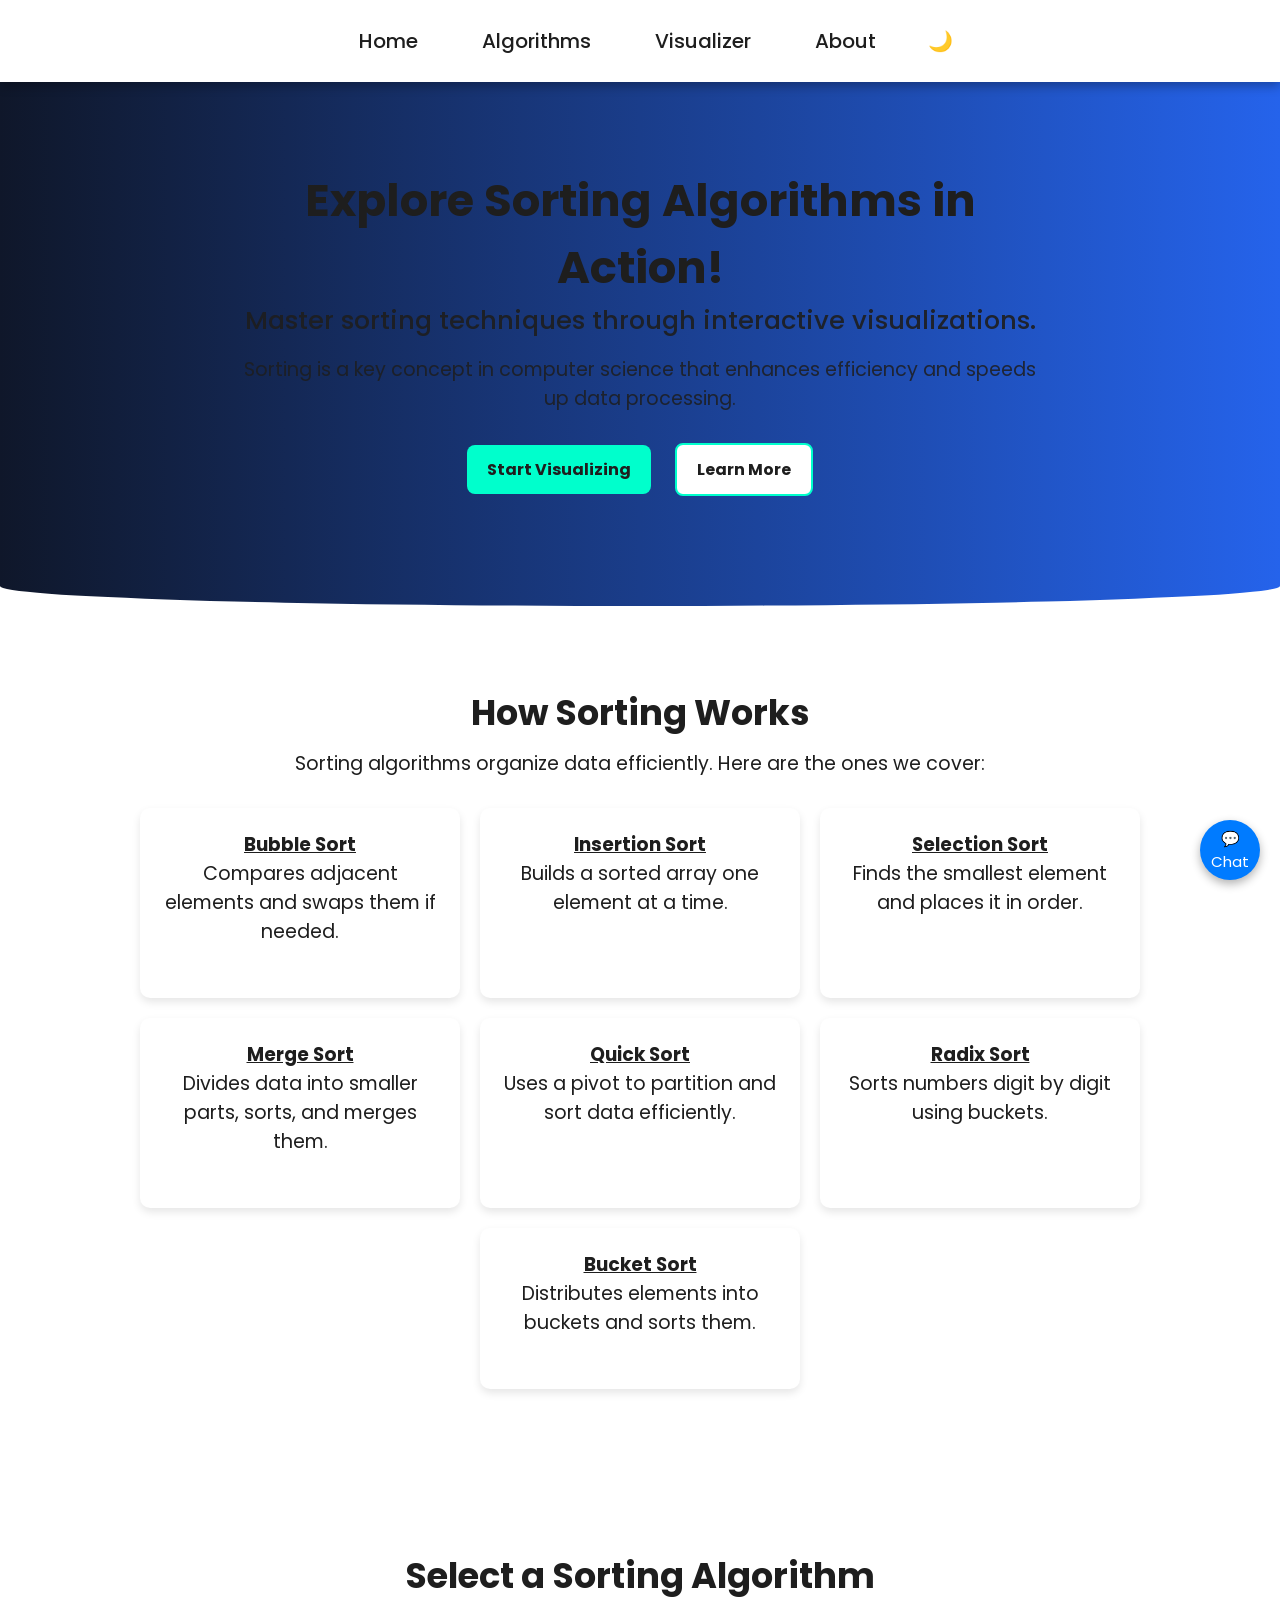
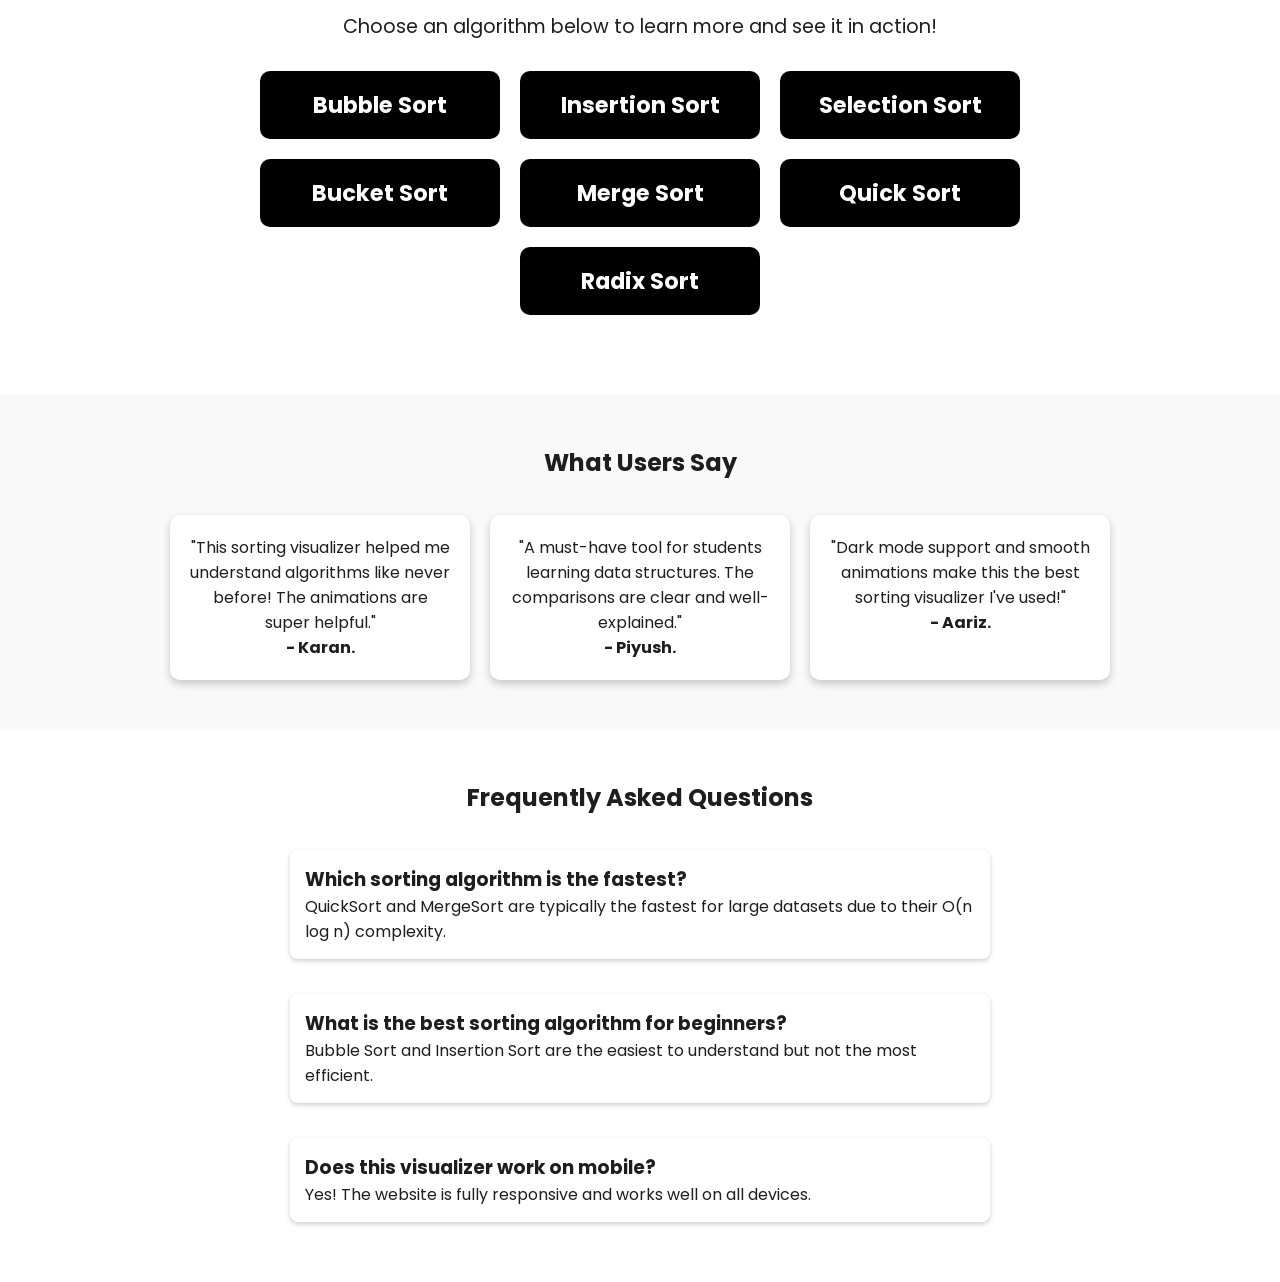
<file: Sorting-Visualizer/index.html>
<!DOCTYPE html>
<html lang="en">
<head>
    <meta charset="UTF-8">
    <meta name="viewport" content="width=device-width, initial-scale=1.0">
    <title>Sorting Visualizer</title>
    <link rel="stylesheet" href="style.css">
    <link href="https://fonts.googleapis.com/css2?family=Poppins:wght@300;400;600&display=swap" rel="stylesheet">
</head>
<body>

    <nav class="menu">
        <a href="index.html">Home</a>
        <a href="algorithms.html">Algorithms</a>
        <a href="visualizer.html">Visualizer</a>
        <a href="about.html">About</a>
        <button id="theme-toggle">🌙</button>
    </nav>
    <section class="hero">
        <div class="hero-content">
            <h1><br>Explore Sorting Algorithms in Action!</h1>
            <h2>Master sorting techniques through interactive visualizations.</h2>
            <p>Sorting is a key concept in computer science that enhances efficiency and speeds up data processing.</p>
            <div class="hero-buttons">
                <a href="visualizer.html" class="btn">Start Visualizing</a>
                <a href="algorithms.html" class="btn secondary-btn">Learn More</a>
            </div>
        </div>
    </section>
    
    <section class="how-it-works">
        <h2>How Sorting Works</h2>
        <p>Sorting algorithms organize data efficiently. Here are the ones we cover:</p>
    
        <div class="algorithms">
            <div class="algo-card"><h3><u>Bubble Sort</u></h3><p>Compares adjacent elements and swaps them if needed.</p></div>
            <div class="algo-card"><h3><u>Insertion Sort</u></h3><p>Builds a sorted array one element at a time.</p></div>
            <div class="algo-card"><h3><u>Selection Sort</u></h3><p>Finds the smallest element and places it in order.</p></div>
            <div class="algo-card"><h3><u>Merge Sort</u></h3><p>Divides data into smaller parts, sorts, and merges them.</p></div>
            <div class="algo-card"><h3><u>Quick Sort</u></h3><p>Uses a pivot to partition and sort data efficiently.</p></div>
            <div class="algo-card"><h3><u>Radix Sort</u></h3><p>Sorts numbers digit by digit using buckets.</p></div>
            <div class="algo-card"><h3><u>Bucket Sort</u></h3><p>Distributes elements into buckets and sorts them.</p></div>
        </div>
    </section>
    <section class="algorithm-selection">
        <h2>Select a Sorting Algorithm</h2>
        <p>Choose an algorithm below to learn more and see it in action!</p>
    
            <div class="algo-grid">
                <div class="algo-option" onclick="location.href='bubblesort.html'">
                    <h3>Bubble Sort</h3>
                </div>
                <div class="algo-option" onclick="location.href='insertionsort.html'">
                    <h3>Insertion Sort</h3>
                </div>
                <div class="algo-option" onclick="location.href='selectionsort.html'">
                    <h3>Selection Sort</h3>
                </div>
                <div class="algo-option" onclick="location.href='bucketsort.html'" id="bucket">
                    <h3>Bucket Sort</h3>
                </div>
                <div class="algo-option" onclick="location.href='mergesort.html'">
                    <h3>Merge Sort</h3>
                </div>
                <div class="algo-option" onclick="location.href='quicksort.html'">
                    <h3>Quick Sort</h3>
                </div>
                <div class="algo-option" onclick="location.href='radixsort.html'">
                    <h3>Radix Sort</h3>
                </div>
            </div>
    </section>
      
    <!-- User Testimonials Section -->
<section class="testimonials">
    <h2>What Users Say<br><br></h2>
    <div class="testimonial-container">
        <div class="testimonial">
            <p>"This sorting visualizer helped me understand algorithms like never before! The animations are super helpful."</p>
            <h4>- Karan.</h4>
        </div>
        <div class="testimonial">
            <p>"A must-have tool for students learning data structures. The comparisons are clear and well-explained."</p>
            <h4>- Piyush.</h4>
        </div>
        <div class="testimonial">
            <p>"Dark mode support and smooth animations make this the best sorting visualizer I've used!"</p>
            <h4>- Aariz.</h4>
        </div>
    </div>
</section>

<!-- FAQ Section -->
<section class="faq">
    <h2>Frequently Asked Questions<br><br></h2>
    <div class="faq-container">
        <div class="faq-item">
            <h3>Which sorting algorithm is the fastest?</h3>
            <p>QuickSort and MergeSort are typically the fastest for large datasets due to their O(n log n) complexity.</p>
        </div>
        <br>
        <div class="faq-item">
            <h3>What is the best sorting algorithm for beginners?</h3>
            <p>Bubble Sort and Insertion Sort are the easiest to understand but not the most efficient.</p>
        </div>
        <br>
        <div class="faq-item">
            <h3>Does this visualizer work on mobile?</h3>
            <p>Yes! The website is fully responsive and works well on all devices.</p>
        </div>
    </div>
</section>
<!-- Chatbot Button -->
<button id="chatbot-button">💬 Chat</button>

<!-- Chatbot Container (Initially Hidden) -->
<div id="chatbot-container">
    <div id="chatbox">
        <div id="messages"></div>
        <input type="text" id="user-input" placeholder="Ask about sorting..." />
        <br>
        <button id="send-message">Send</button>
    </div>
</div>


<script type="module" src="script.js"></script>

</body>
</html>
</file>
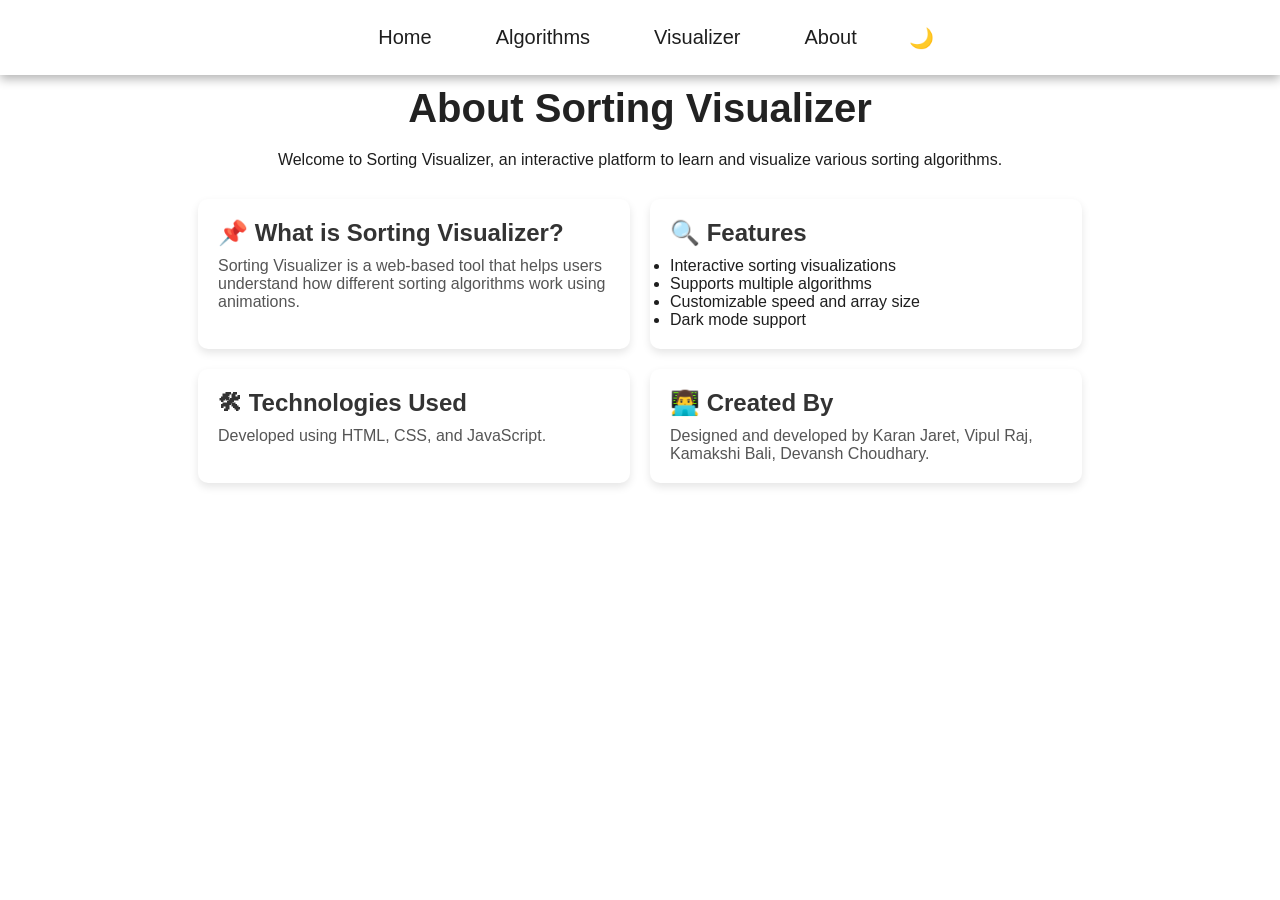
<file: Sorting-Visualizer/about.html>
<!DOCTYPE html>
<html lang="en">
<head>
    <meta charset="UTF-8">
    <meta name="viewport" content="width=device-width, initial-scale=1.0">
    <br><br>
    <title>About | Sorting Visualizer</title>
    <link rel="stylesheet" href="style.css">
</head>
<body>

    <!-- Navigation Bar -->
    <nav class="menu">
        <a href="index.html">Home</a>
        <a href="algorithms.html">Algorithms</a>
        <a href="visualizer.html">Visualizer</a>
        <a href="about.html" class="active">About</a>
        <button id="theme-toggle">🌙</button>
    </nav>

    <!-- About Page Content -->
    <section class="about-container">
        <h1>About Sorting Visualizer</h1>
        <p>Welcome to Sorting Visualizer, an interactive platform to learn and visualize various sorting algorithms.</p>

        <div class="about-sections">
            <div class="about-card">
                <h2>📌 What is Sorting Visualizer?</h2>
                <p>Sorting Visualizer is a web-based tool that helps users understand how different sorting algorithms work using animations.</p>
            </div>

            <div class="about-card">
                <h2>🔍 Features</h2>
                <ul>
                    <li>Interactive sorting visualizations</li>
                    <li>Supports multiple algorithms</li>
                    <li>Customizable speed and array size</li>
                    <li>Dark mode support</li>
                </ul>
            </div>

            <div class="about-card">
                <h2>🛠 Technologies Used</h2>
                <p>Developed using HTML, CSS, and JavaScript.</p>
            </div>

            <div class="about-card">
                <h2>👨‍💻 Created By</h2>
                <p>Designed and developed by Karan Jaret, Vipul Raj, Kamakshi Bali, Devansh Choudhary.</p>
            </div>
        </div>
    </section>

    <script type="module" src="script.js"></script>
</body>
</html>
</file>
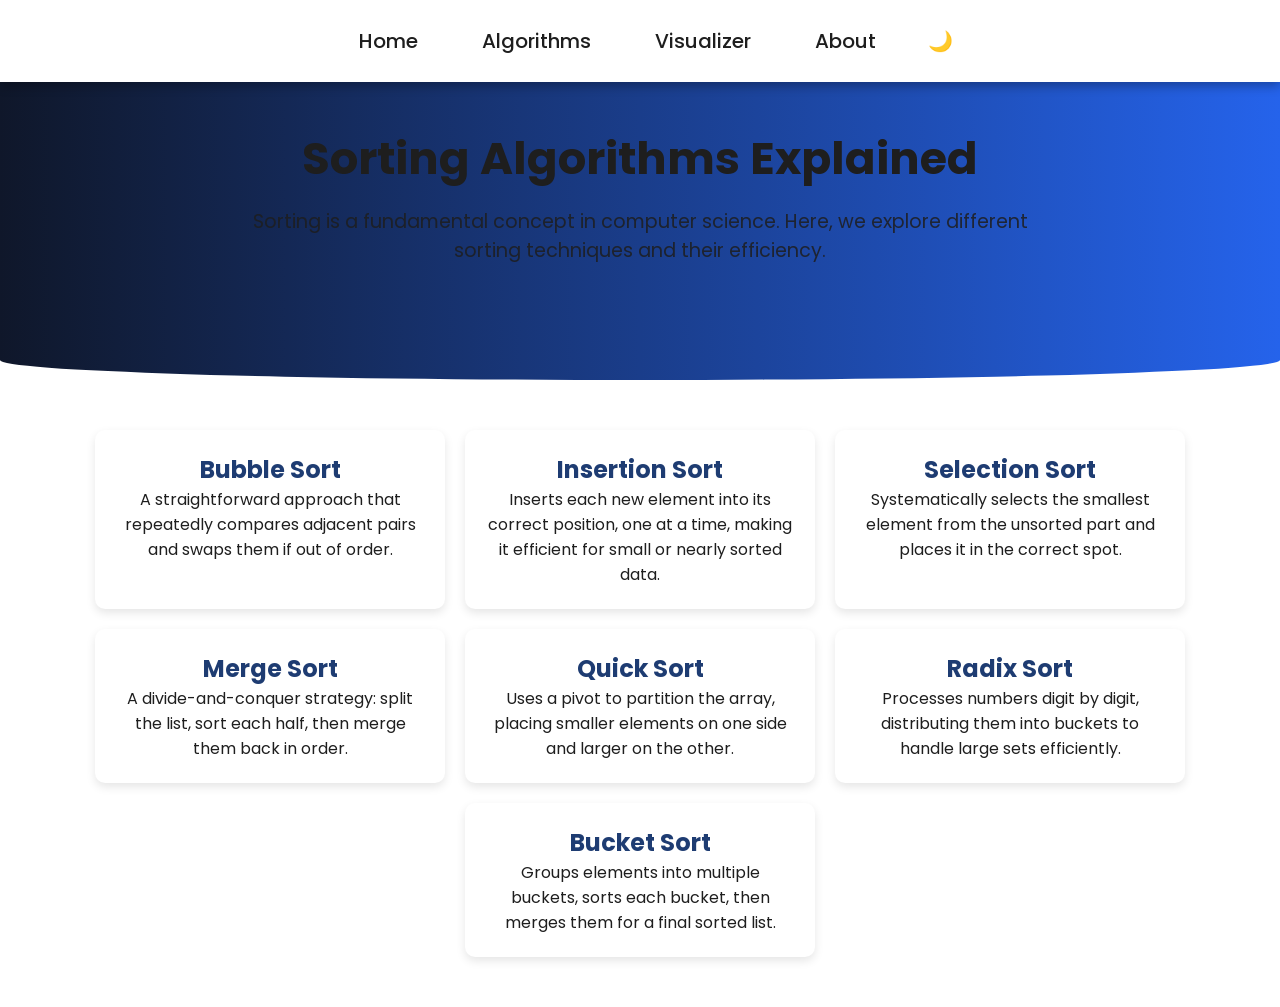
<file: Sorting-Visualizer/algorithms.html>
<!DOCTYPE html>
<html lang="en">
<head>
  <meta charset="UTF-8">
  <meta name="viewport" content="width=device-width, initial-scale=1.0">
  <title>Sorting Algorithms</title>
  <link rel="stylesheet" href="style.css">
  <link
    href="https://fonts.googleapis.com/css2?family=Poppins:wght@300;400;600&display=swap"
    rel="stylesheet"
  />
</head>
<body>

  <nav class="menu">
    <a href="index.html">Home</a>
    <a href="algorithms.html">Algorithms</a>
    <a href="visualizer.html">Visualizer</a>
    <a href="about.html">About</a>
    <button id="theme-toggle">🌙</button>
  </nav>

  <section class="hero">
    <div class="hero-content">
      <br>
      <h1>Sorting Algorithms Explained</h1>
      <p>
        Sorting is a fundamental concept in computer science. Here, we explore
        different sorting techniques and their efficiency.
      </p>
    </div>
  </section>

  <section class="algorithm-list">
    <div class="algo-card" onclick="location.href='bubblesort.html'">
      <h2>Bubble Sort</h2>
      <p>
        A straightforward approach that repeatedly compares adjacent pairs
        and swaps them if out of order.
      </p>
    </div>
    <div class="algo-card" onclick="location.href='insertionsort.html'">
      <h2>Insertion Sort</h2>
      <p>
        Inserts each new element into its correct position, one at a time,
        making it efficient for small or nearly sorted data.
      </p>
    </div>
    <div class="algo-card" onclick="location.href='selectionsort.html'">
      <h2>Selection Sort</h2>
      <p>
        Systematically selects the smallest element from the unsorted part
        and places it in the correct spot.
      </p>
    </div>
    <div class="algo-card" onclick="location.href='mergesort.html'">
      <h2>Merge Sort</h2>
      <p>
        A divide-and-conquer strategy: split the list, sort each half,
        then merge them back in order.
      </p>
    </div>
    <div class="algo-card" onclick="location.href='quicksort.html'">
      <h2>Quick Sort</h2>
      <p>
        Uses a pivot to partition the array, placing smaller elements on
        one side and larger on the other.
      </p>
    </div>
    <div class="algo-card" onclick="location.href='radixsort.html'">
      <h2>Radix Sort</h2>
      <p>
        Processes numbers digit by digit, distributing them into buckets
        to handle large sets efficiently.
      </p>
    </div>
    <div class="algo-card" onclick="location.href='bucketsort.html'">
      <h2>Bucket Sort</h2>
      <p>
        Groups elements into multiple buckets, sorts each bucket, then
        merges them for a final sorted list.
      </p>
    </div>
  </section>

  <script type="module" src="script.js"></script>

</body>
</html>
</file>
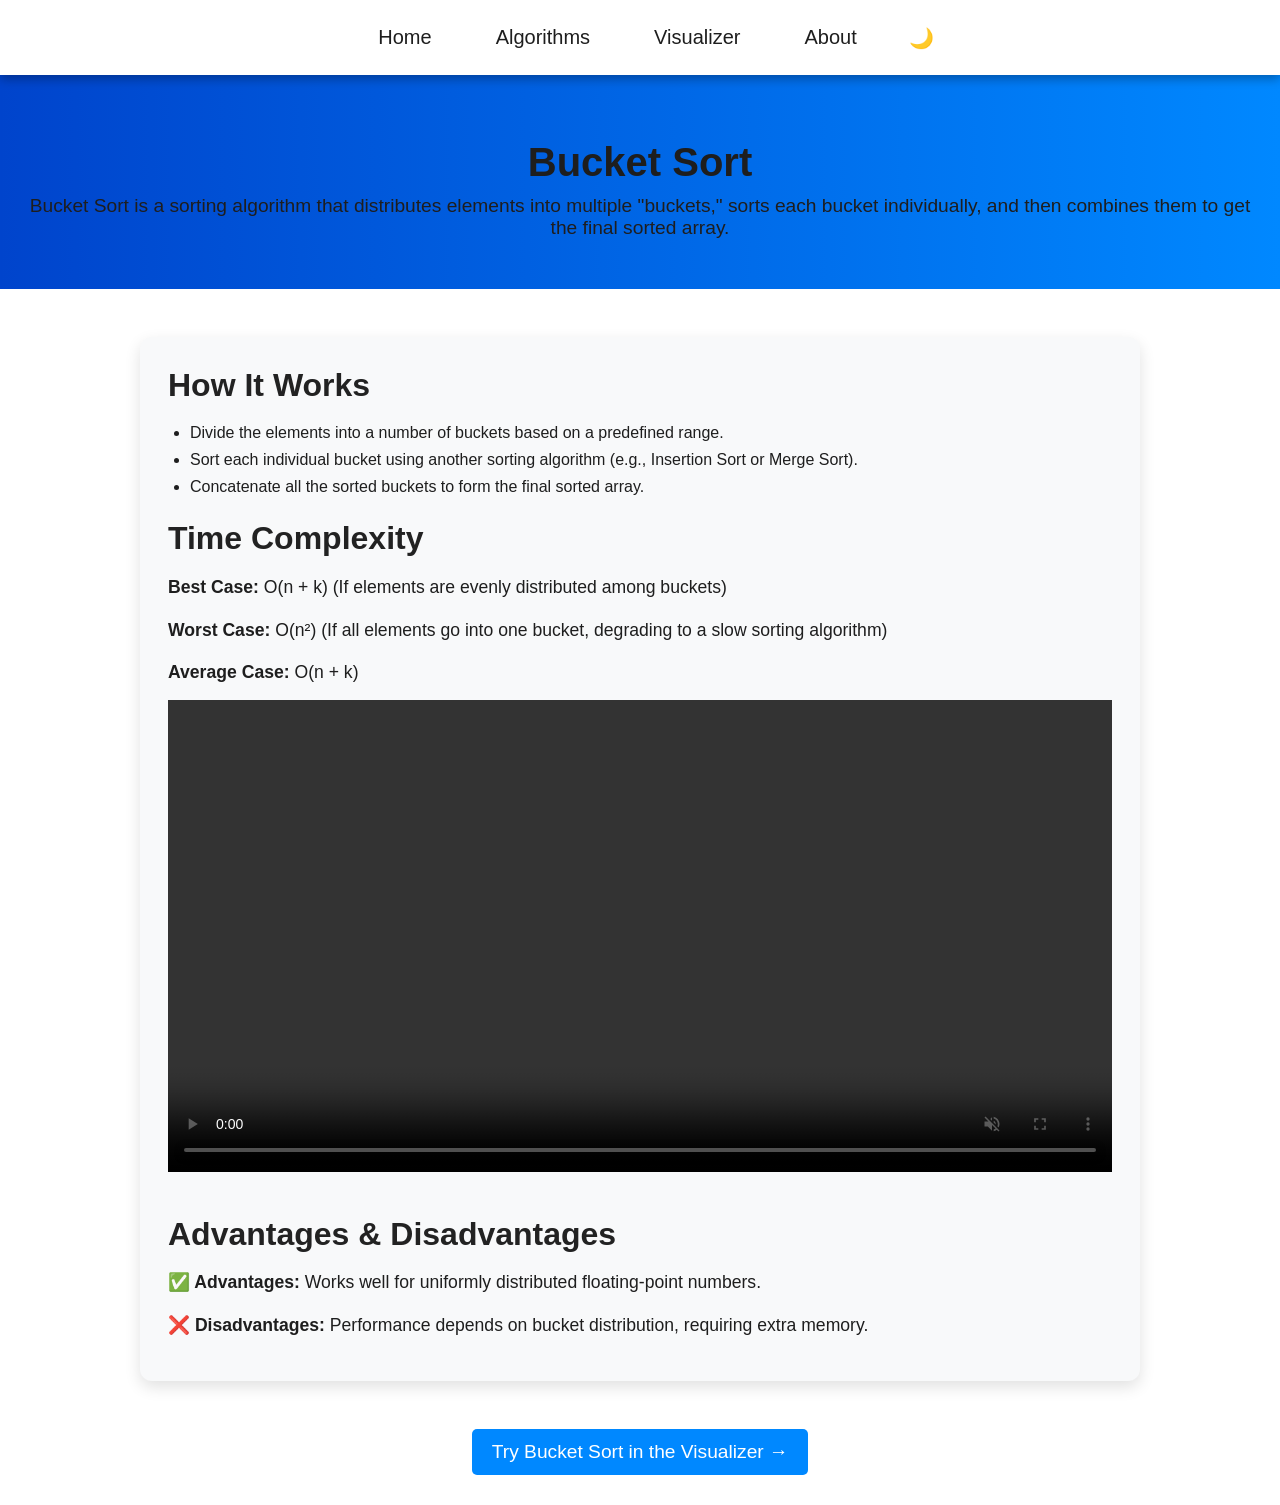
<file: Sorting-Visualizer/bucketsort.html>
<!DOCTYPE html>
<html lang="en">
<head>
    <meta charset="UTF-8">
    <meta name="viewport" content="width=device-width, initial-scale=1.0">
    <title>Bucket Sort</title>
    <link rel="stylesheet" href="style.css">
</head>
<body>

    <nav class="menu">
        <a href="index.html">Home</a>
        <a href="algorithms.html">Algorithms</a>
        <a href="visualizer.html">Visualizer</a>
        <a href="about.html">About</a>
        <button id="theme-toggle">🌙</button>
    </nav>

    <section class="algo-intro">
        <h1><br><br>Bucket Sort</h1>
        <p>Bucket Sort is a sorting algorithm that distributes elements into multiple "buckets," sorts each bucket individually, and then combines them to get the final sorted array.</p>
    </section>

    <section class="algo-details">
        <h2>How It Works</h2>
        <ul>
            <li>Divide the elements into a number of buckets based on a predefined range.</li>
            <li>Sort each individual bucket using another sorting algorithm (e.g., Insertion Sort or Merge Sort).</li>
            <li>Concatenate all the sorted buckets to form the final sorted array.</li>
        </ul>

        <h2>Time Complexity</h2>
        <p><strong>Best Case:</strong> O(n + k) (If elements are evenly distributed among buckets)</p>
        <p><strong>Worst Case:</strong> O(n²) (If all elements go into one bucket, degrading to a slow sorting algorithm)</p>
        <p><strong>Average Case:</strong> O(n + k)</p>

        <video src="How_to_Bucket_Sort.mp4" controls autoplay muted loop width="600">
            Your browser does not support the video tag.
          </video>
          

        <h2><br>Advantages & Disadvantages</h2>
        <p><strong>✅ Advantages:</strong> Works well for uniformly distributed floating-point numbers.</p>
        <p><strong>❌ Disadvantages:</strong> Performance depends on bucket distribution, requiring extra memory.</p>

    </section>

    <section class="visualizer-link">
        <a href="visualizer.html">Try Bucket Sort in the Visualizer →</a>
    </section>

    <script type="module" src="script.js"></script>


</body>
</html>
</file>
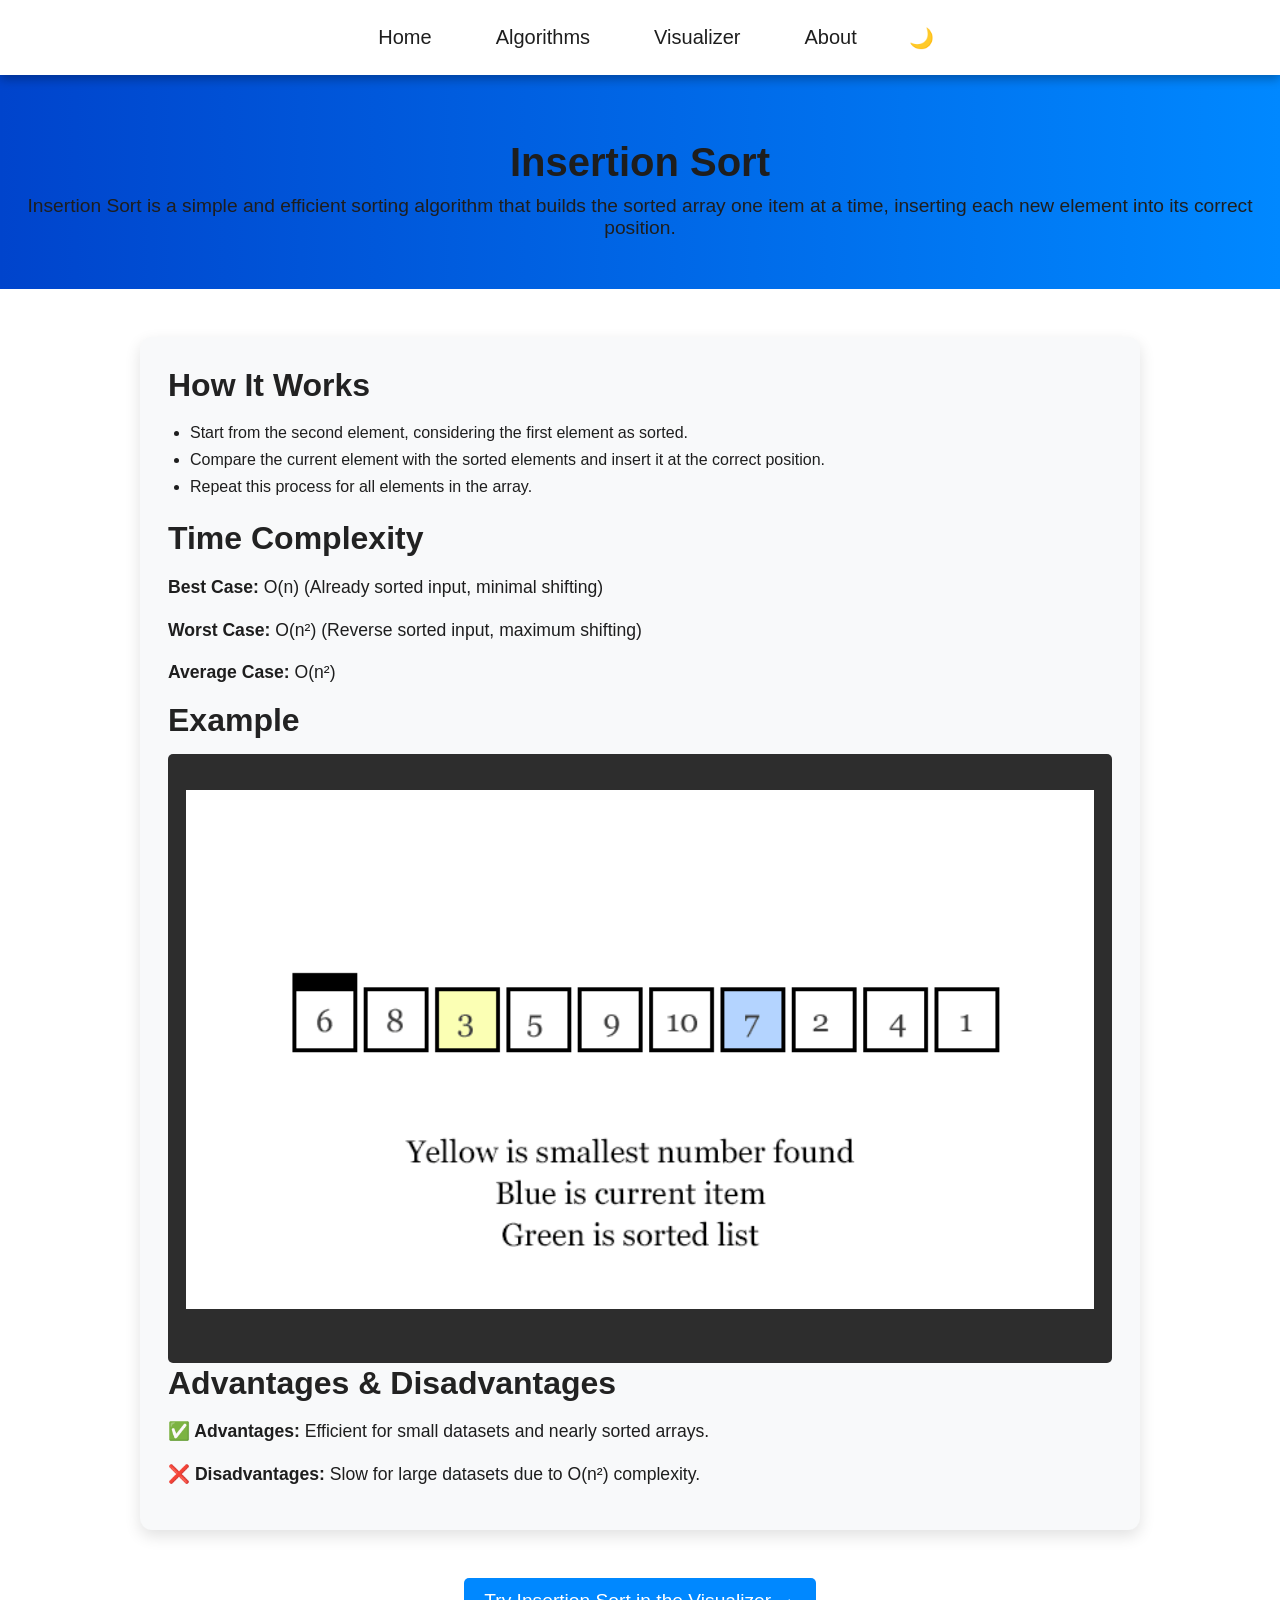
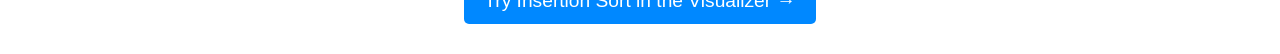
<file: Sorting-Visualizer/insertionsort.html>
<!DOCTYPE html>
<html lang="en">
<head>
    <meta charset="UTF-8">
    <meta name="viewport" content="width=device-width, initial-scale=1.0">
    <title>Insertion Sort</title>
    <link rel="stylesheet" href="style.css">
</head>
<body>

    <nav class="menu">
        <a href="index.html">Home</a>
        <a href="algorithms.html">Algorithms</a>
        <a href="visualizer.html">Visualizer</a>
        <a href="about.html">About</a>
        <button id="theme-toggle">🌙</button>
    </nav>

    <section class="algo-intro">
        <h1><br><br>Insertion Sort</h1>
        <p>Insertion Sort is a simple and efficient sorting algorithm that builds the sorted array one item at a time, inserting each new element into its correct position.</p>
    </section>

    <section class="algo-details">
        <h2>How It Works</h2>
        <ul>
            <li>Start from the second element, considering the first element as sorted.</li>
            <li>Compare the current element with the sorted elements and insert it at the correct position.</li>
            <li>Repeat this process for all elements in the array.</li>
        </ul>

        <h2>Time Complexity</h2>
        <p><strong>Best Case:</strong> O(n) (Already sorted input, minimal shifting)</p>
        <p><strong>Worst Case:</strong> O(n²) (Reverse sorted input, maximum shifting)</p>
        <p><strong>Average Case:</strong> O(n²)</p>

        <h2>Example</h2>
        <pre>
            <img src="Picture2.gif">
        </pre>

        <h2>Advantages & Disadvantages</h2>
        <p><strong>✅ Advantages:</strong> Efficient for small datasets and nearly sorted arrays.</p>
        <p><strong>❌ Disadvantages:</strong> Slow for large datasets due to O(n²) complexity.</p>

    </section>

    <section class="visualizer-link">
        <a href="visualizer.html">Try Insertion Sort in the Visualizer →</a>
    </section>

    <script type="module" src="script.js"></script>


</body>
</html>
</file>
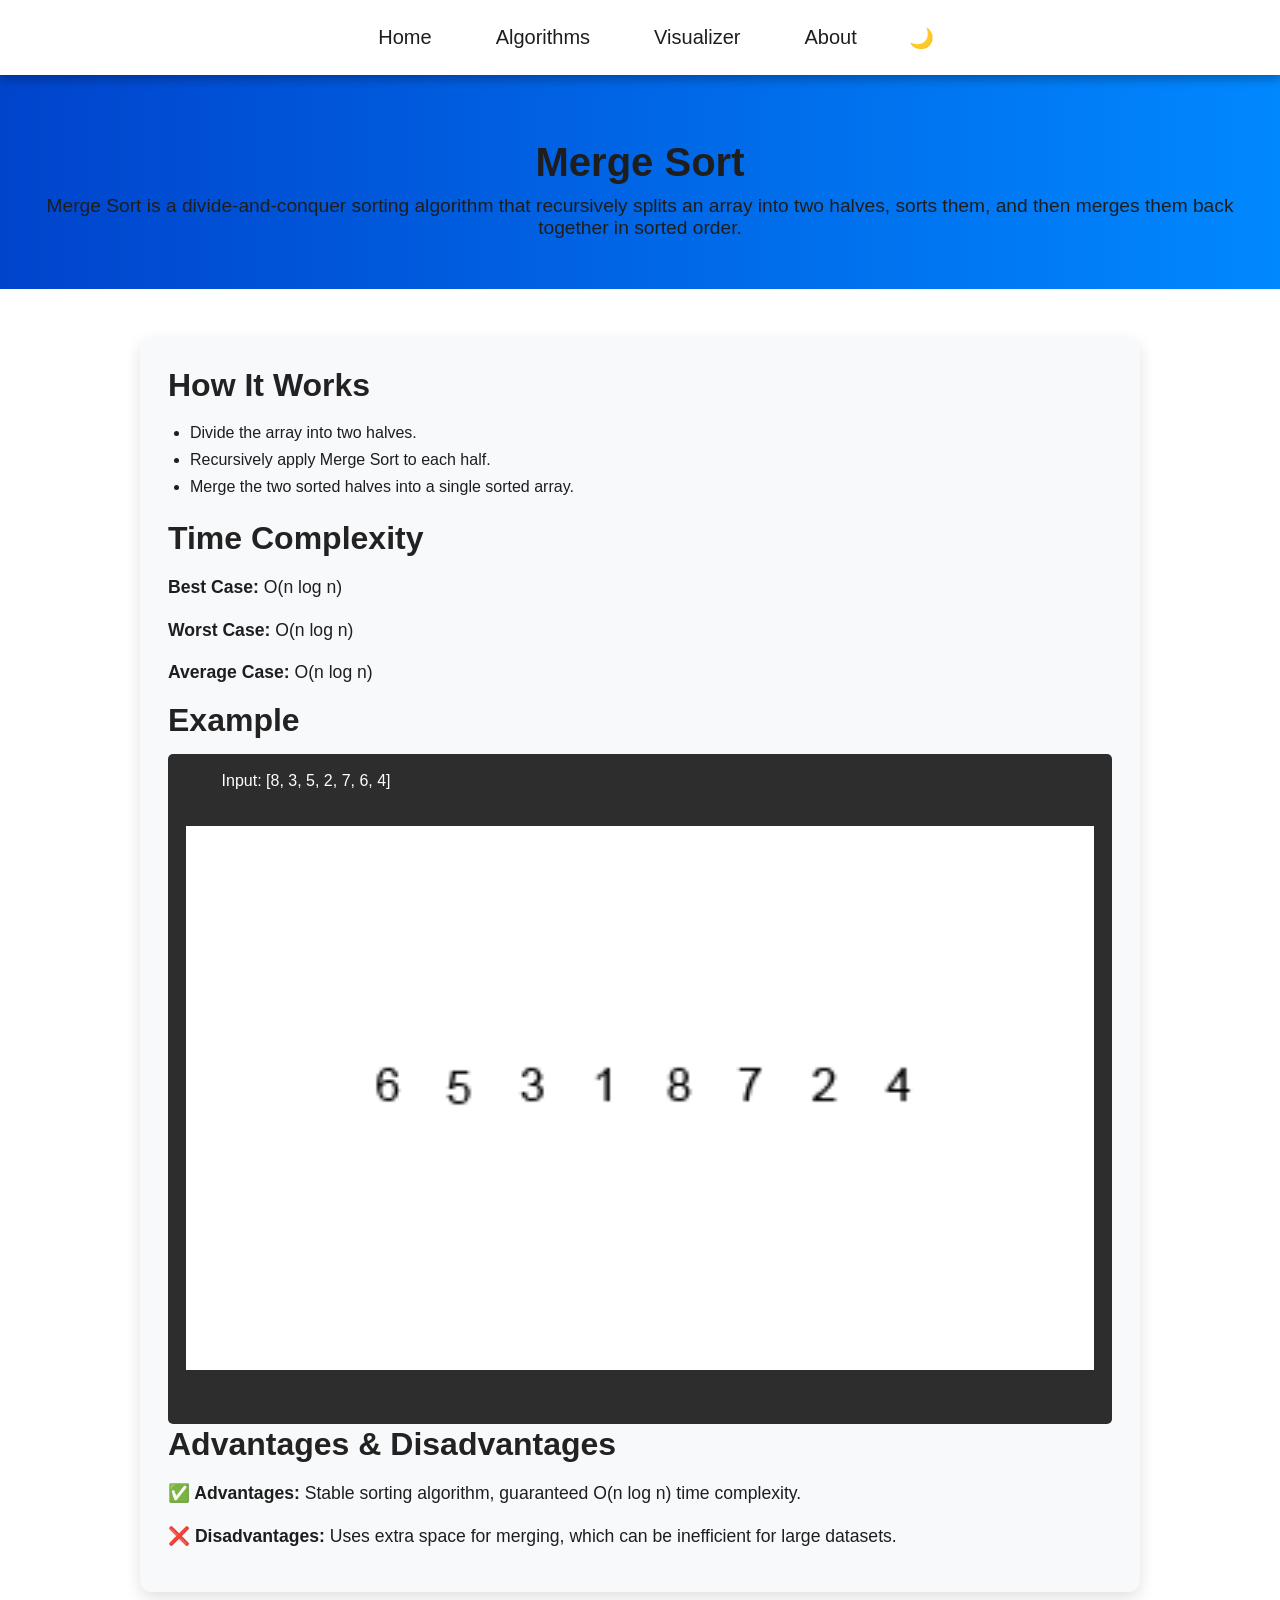
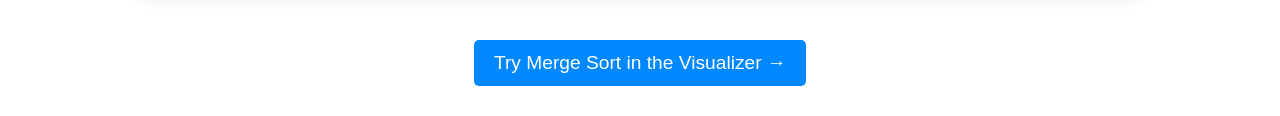
<file: Sorting-Visualizer/mergesort.html>
<!DOCTYPE html>
<html lang="en">
<head>
    <meta charset="UTF-8">
    <meta name="viewport" content="width=device-width, initial-scale=1.0">
    <title>Merge Sort</title>
    <link rel="stylesheet" href="style.css">
</head>
<body>

    <nav class="menu">
        <a href="index.html">Home</a>
        <a href="algorithms.html">Algorithms</a>
        <a href="visualizer.html">Visualizer</a>
        <a href="about.html">About</a>
        <button id="theme-toggle">🌙</button>
    </nav>

    <section class="algo-intro">
        <h1><br><br>Merge Sort</h1>
        <p>Merge Sort is a divide-and-conquer sorting algorithm that recursively splits an array into two halves, sorts them, and then merges them back together in sorted order.</p>
    </section>

    <section class="algo-details">
        <h2>How It Works</h2>
        <ul>
            <li>Divide the array into two halves.</li>
            <li>Recursively apply Merge Sort to each half.</li>
            <li>Merge the two sorted halves into a single sorted array.</li>
        </ul>

        <h2>Time Complexity</h2>
        <p><strong>Best Case:</strong> O(n log n)</p>
        <p><strong>Worst Case:</strong> O(n log n)</p>
        <p><strong>Average Case:</strong> O(n log n)</p>

        <h2>Example</h2>
        <pre>
        Input: [8, 3, 5, 2, 7, 6, 4]

        <img src="picture4.gif">
        </pre>

        <h2>Advantages & Disadvantages</h2>
        <p><strong>✅ Advantages:</strong> Stable sorting algorithm, guaranteed O(n log n) time complexity.</p>
        <p><strong>❌ Disadvantages:</strong> Uses extra space for merging, which can be inefficient for large datasets.</p>

    </section>

    <section class="visualizer-link">
        <a href="visualizer.html">Try Merge Sort in the Visualizer →</a>
    </section>

    <script type="module" src="script.js"></script>


</body>
</html>
</file>
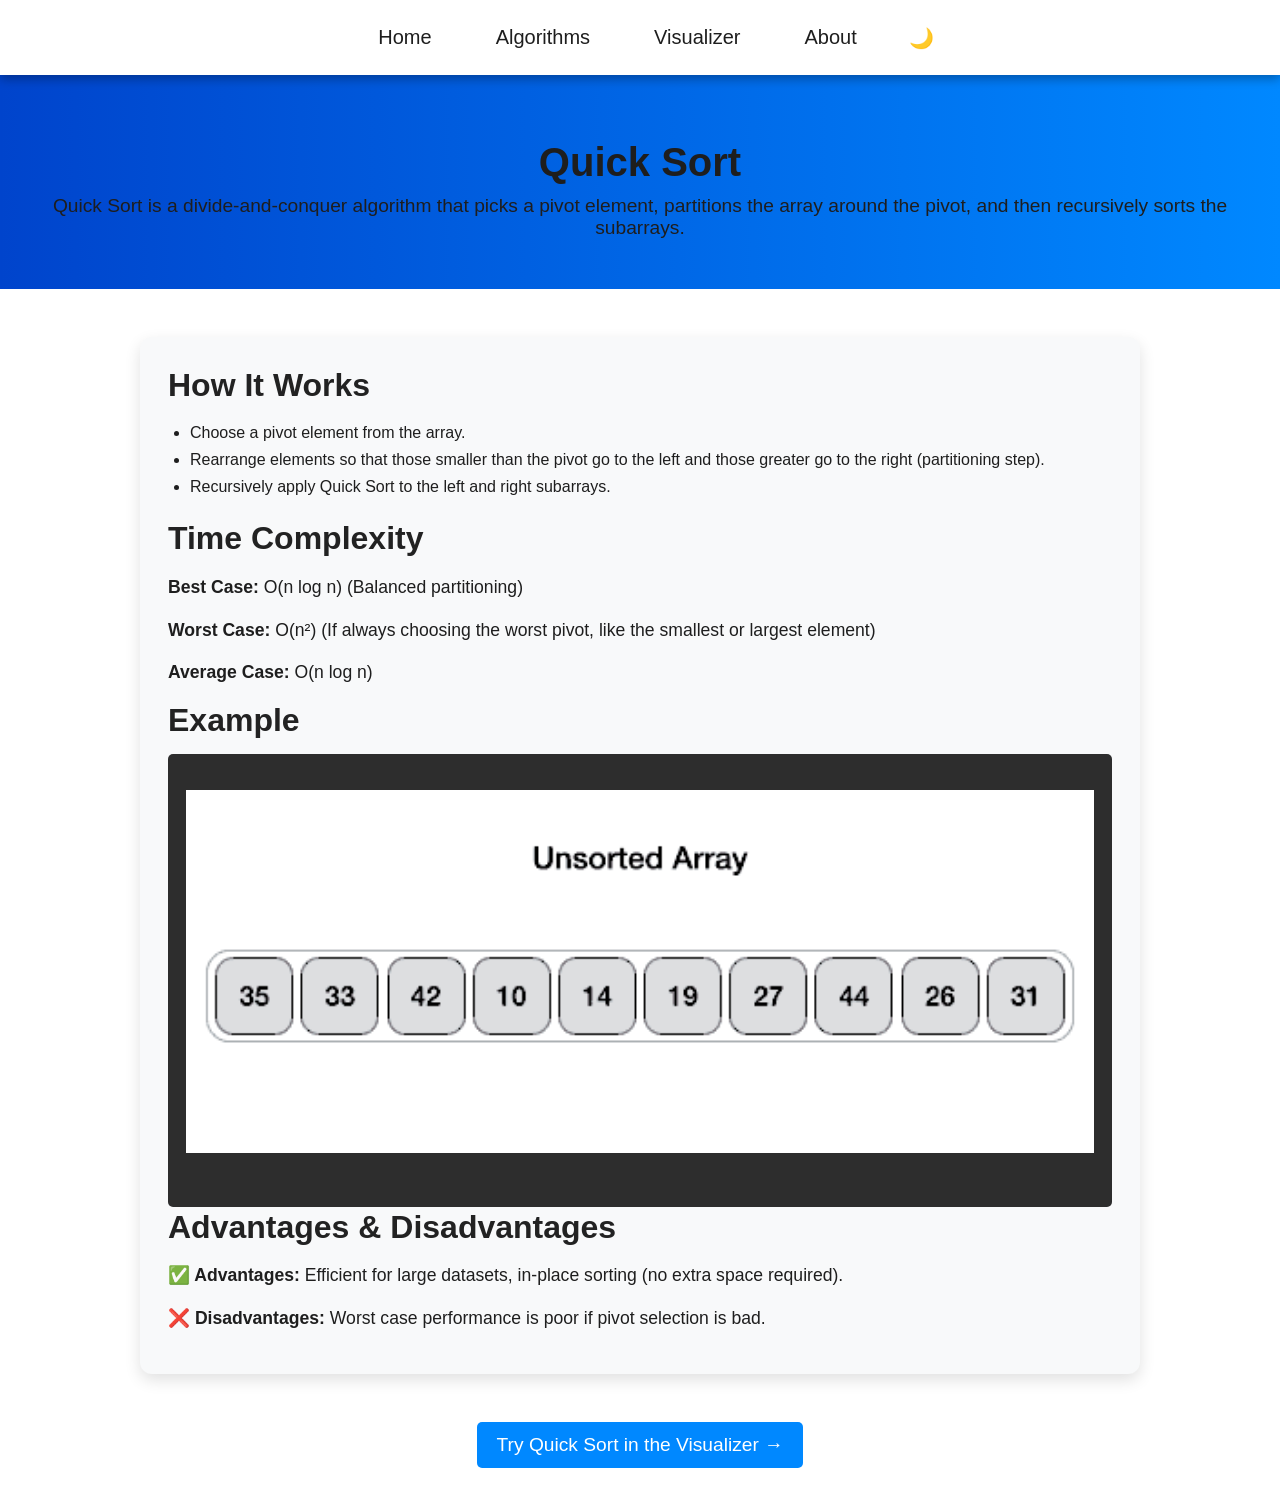
<file: Sorting-Visualizer/quicksort.html>
<!DOCTYPE html>
<html lang="en">
<head>
    <meta charset="UTF-8">
    <meta name="viewport" content="width=device-width, initial-scale=1.0">
    <title>Quick Sort</title>
    <link rel="stylesheet" href="style.css">
</head>
<body>

    <nav class="menu">
        <a href="index.html">Home</a>
        <a href="algorithms.html">Algorithms</a>
        <a href="visualizer.html">Visualizer</a>
        <a href="about.html">About</a>
        <button id="theme-toggle">🌙</button>
    </nav>

    <section class="algo-intro">
        <h1><br><br>Quick Sort</h1>
        <p>Quick Sort is a divide-and-conquer algorithm that picks a pivot element, partitions the array around the pivot, and then recursively sorts the subarrays.</p>
    </section>

    <section class="algo-details">
        <h2>How It Works</h2>
        <ul>
            <li>Choose a pivot element from the array.</li>
            <li>Rearrange elements so that those smaller than the pivot go to the left and those greater go to the right (partitioning step).</li>
            <li>Recursively apply Quick Sort to the left and right subarrays.</li>
        </ul>

        <h2>Time Complexity</h2>
        <p><strong>Best Case:</strong> O(n log n) (Balanced partitioning)</p>
        <p><strong>Worst Case:</strong> O(n²) (If always choosing the worst pivot, like the smallest or largest element)</p>
        <p><strong>Average Case:</strong> O(n log n)</p>

        <h2>Example</h2>
        <pre>
            <img src="picture5.gif">
        </pre>

        <h2>Advantages & Disadvantages</h2>
        <p><strong>✅ Advantages:</strong> Efficient for large datasets, in-place sorting (no extra space required).</p>
        <p><strong>❌ Disadvantages:</strong> Worst case performance is poor if pivot selection is bad.</p>

    </section>

    <section class="visualizer-link">
        <a href="visualizer.html">Try Quick Sort in the Visualizer →</a>
    </section>

    <script type="module" src="script.js"></script>


</body>
</html>
</file>
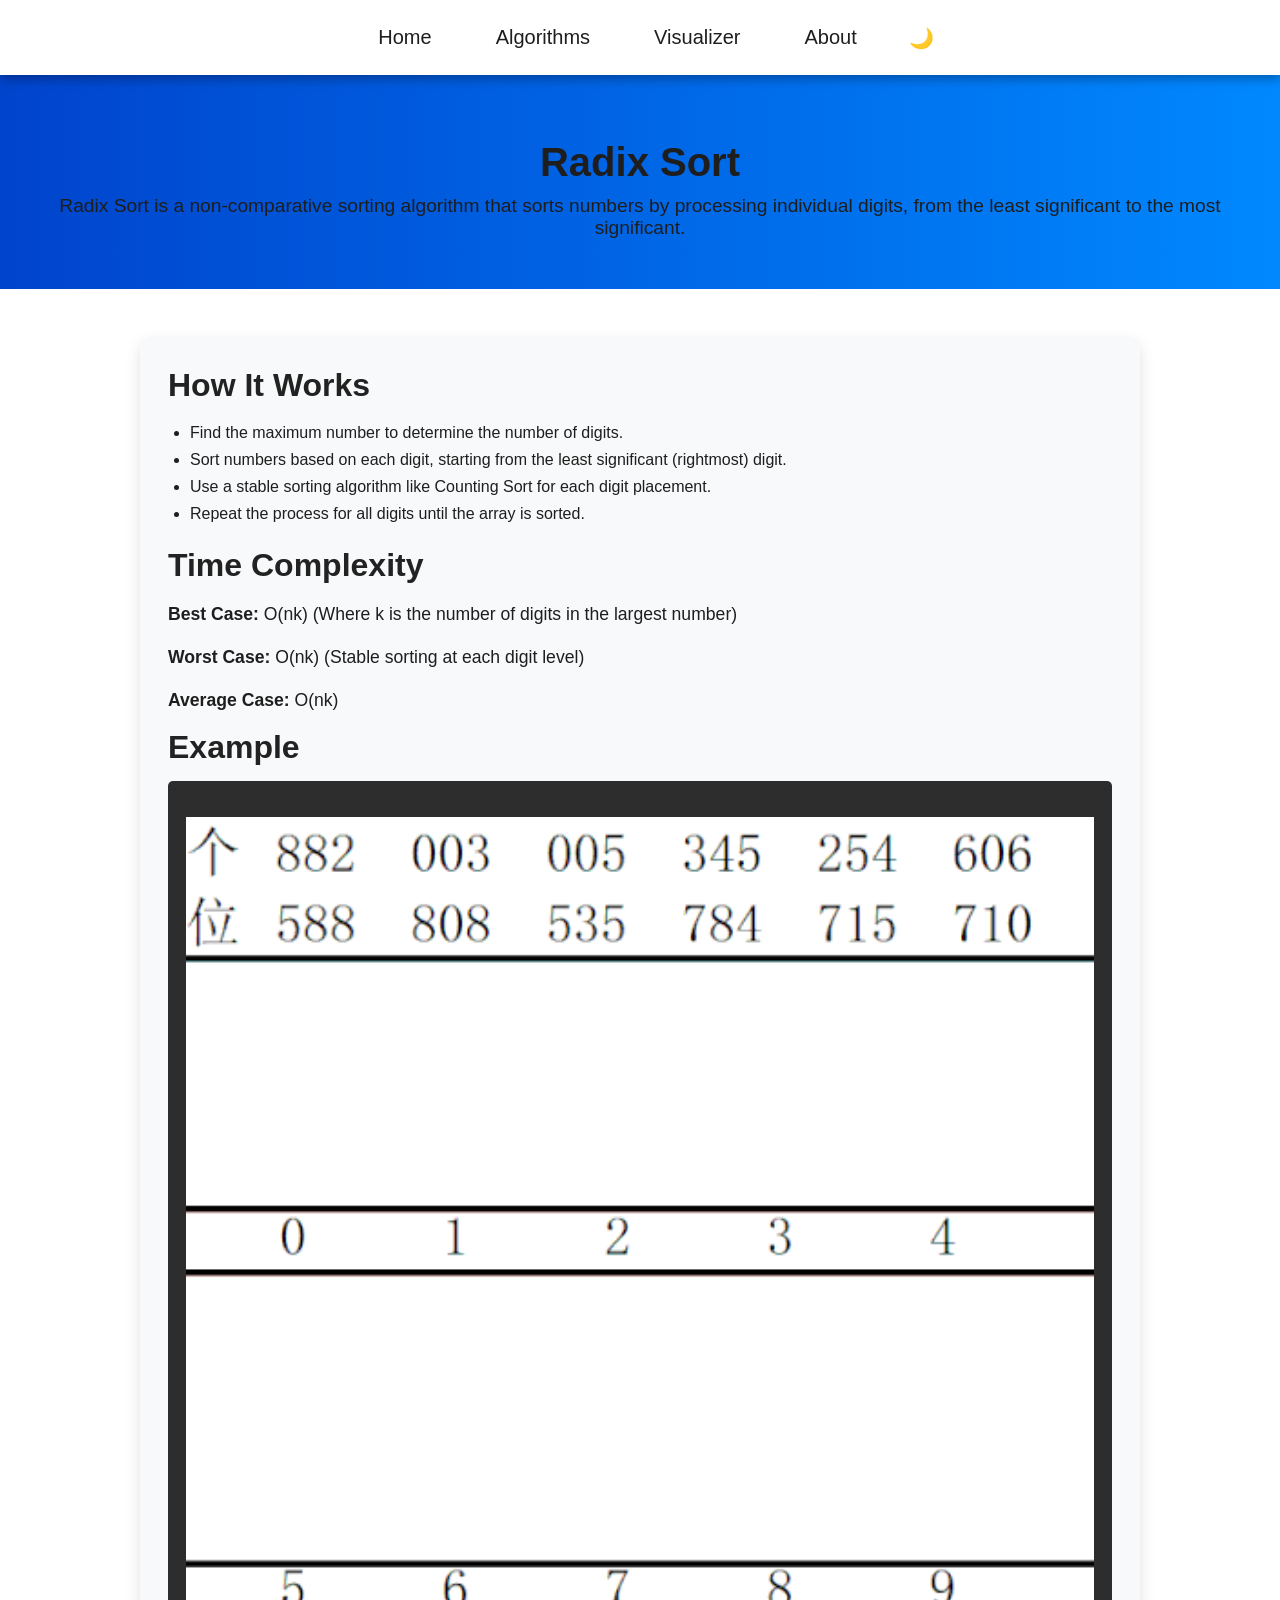
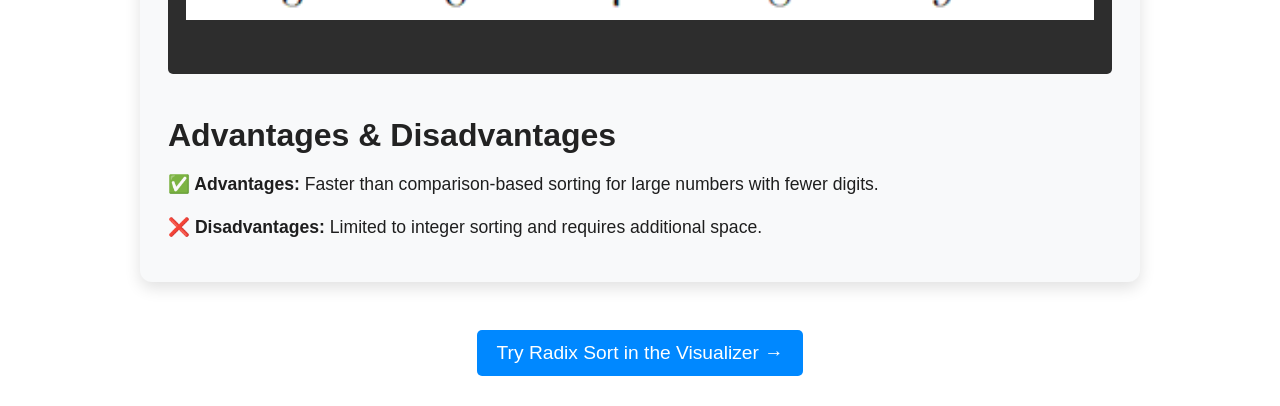
<file: Sorting-Visualizer/radixsort.html>
<!DOCTYPE html>
<html lang="en">
<head>
    <meta charset="UTF-8">
    <meta name="viewport" content="width=device-width, initial-scale=1.0">
    <title>Radix Sort</title>
    <link rel="stylesheet" href="style.css">
</head>
<body>

    <nav class="menu">
        <a href="index.html">Home</a>
        <a href="algorithms.html">Algorithms</a>
        <a href="visualizer.html">Visualizer</a>
        <a href="about.html">About</a>
        <button id="theme-toggle">🌙</button>
    </nav>

    <section class="algo-intro">
        <h1><br><br>Radix Sort</h1>
        <p>Radix Sort is a non-comparative sorting algorithm that sorts numbers by processing individual digits, from the least significant to the most significant.</p>
    </section>

    <section class="algo-details">
        <h2>How It Works</h2>
        <ul>
            <li>Find the maximum number to determine the number of digits.</li>
            <li>Sort numbers based on each digit, starting from the least significant (rightmost) digit.</li>
            <li>Use a stable sorting algorithm like Counting Sort for each digit placement.</li>
            <li>Repeat the process for all digits until the array is sorted.</li>
        </ul>

        <h2>Time Complexity</h2>
        <p><strong>Best Case:</strong> O(nk) (Where k is the number of digits in the largest number)</p>
        <p><strong>Worst Case:</strong> O(nk) (Stable sorting at each digit level)</p>
        <p><strong>Average Case:</strong> O(nk)</p>

        <h2>Example</h2>
        <pre>
            <img src="Radix.gif" ">
        </pre>

        <h2><br>Advantages & Disadvantages</h2>
        <p><strong>✅ Advantages:</strong> Faster than comparison-based sorting for large numbers with fewer digits.</p>
        <p><strong>❌ Disadvantages:</strong> Limited to integer sorting and requires additional space.</p>

    </section>

    <section class="visualizer-link">
        <a href="visualizer.html">Try Radix Sort in the Visualizer →</a>
    </section>

    <script type="module" src="script.js"></script>


</body>
</html>
</file>
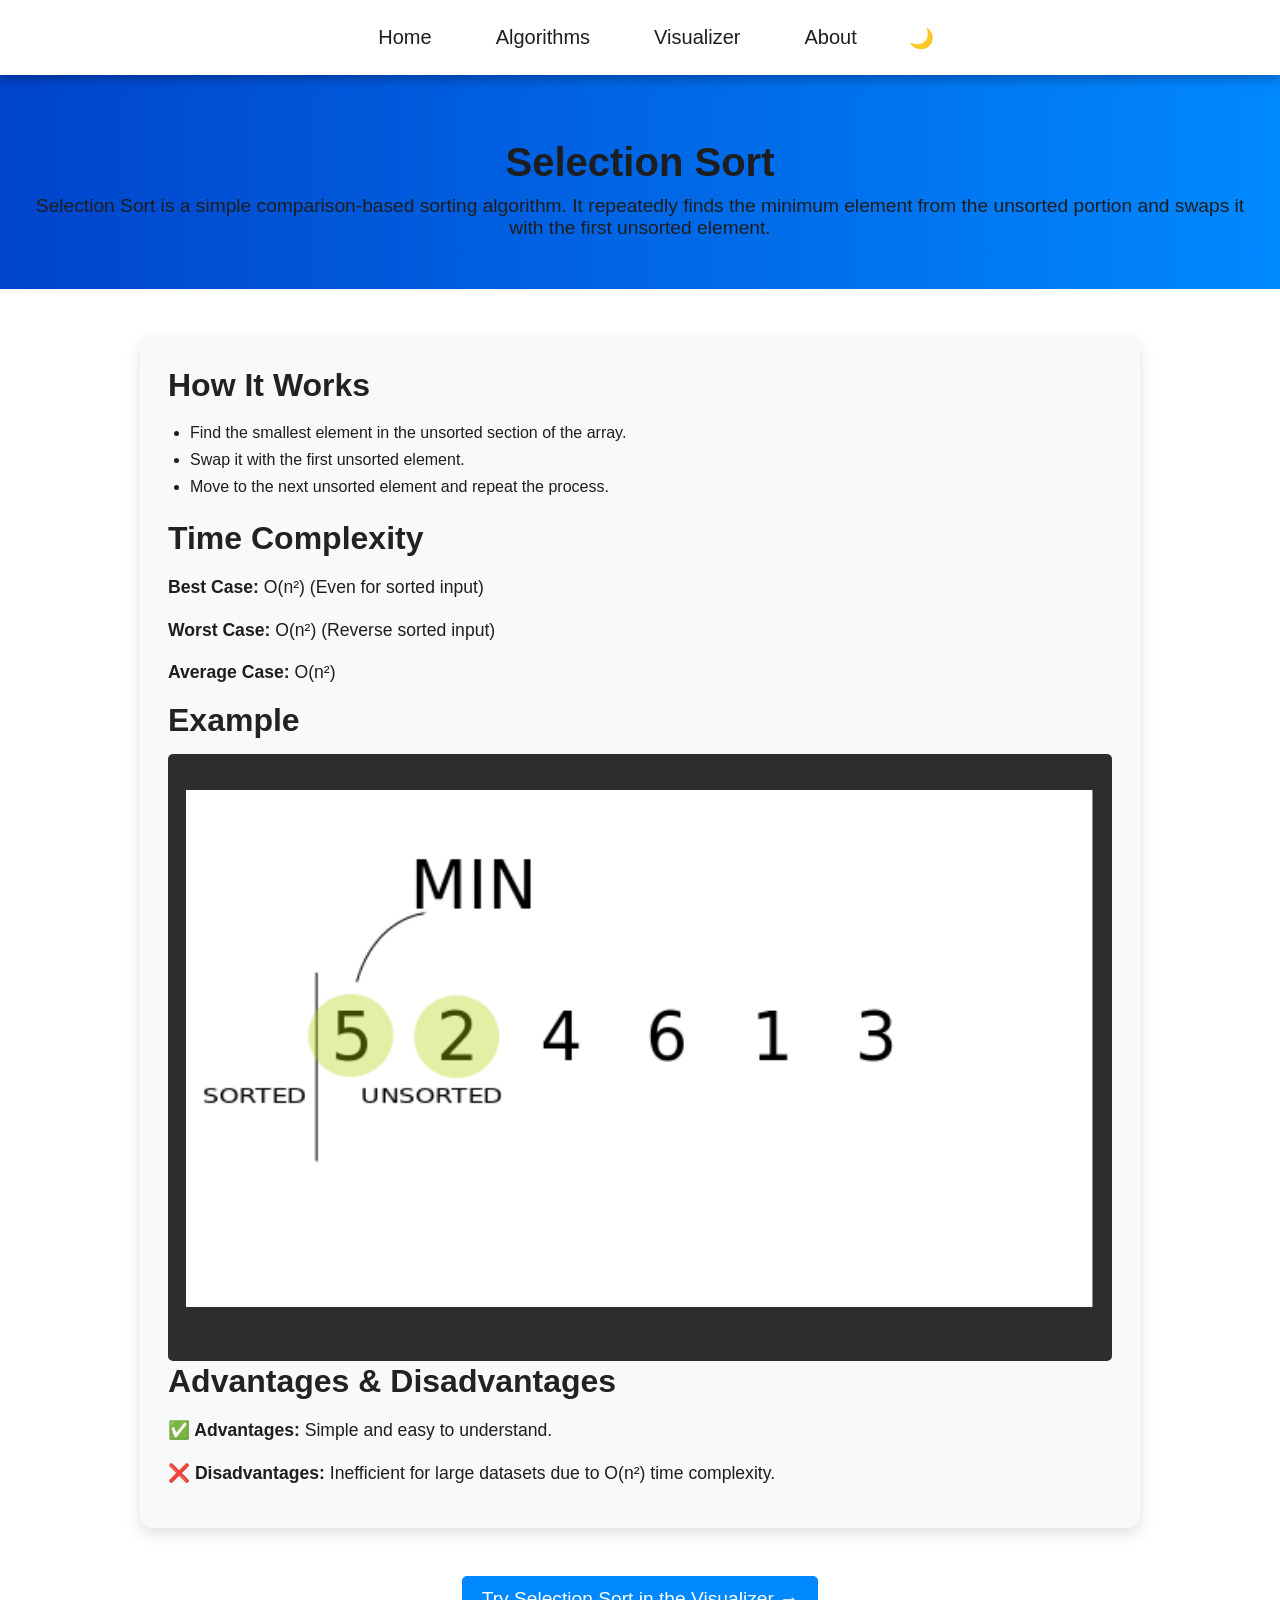
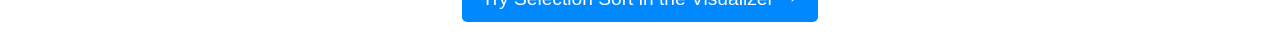
<file: Sorting-Visualizer/selectionsort.html>
<!DOCTYPE html>
<html lang="en">
<head>
    <meta charset="UTF-8">
    <meta name="viewport" content="width=device-width, initial-scale=1.0">
    <title>Selection Sort</title>
    <link rel="stylesheet" href="style.css">
</head>
<body>

    <nav class="menu">
        <a href="index.html">Home</a>
        <a href="algorithms.html">Algorithms</a>
        <a href="visualizer.html">Visualizer</a>
        <a href="about.html">About</a>
        <button id="theme-toggle">🌙</button>
    </nav>

    <section class="algo-intro">
        <h1><br><br>Selection Sort</h1>
        <p>Selection Sort is a simple comparison-based sorting algorithm. It repeatedly finds the minimum element from the unsorted portion and swaps it with the first unsorted element.</p>
    </section>

    <section class="algo-details">
        <h2>How It Works</h2>
        <ul>
            <li>Find the smallest element in the unsorted section of the array.</li>
            <li>Swap it with the first unsorted element.</li>
            <li>Move to the next unsorted element and repeat the process.</li>
        </ul>

        <h2>Time Complexity</h2>
        <p><strong>Best Case:</strong> O(n²) (Even for sorted input)</p>
        <p><strong>Worst Case:</strong> O(n²) (Reverse sorted input)</p>
        <p><strong>Average Case:</strong> O(n²)</p>

        <h2>Example</h2>
        <pre>
            <img src="Picture3.gif">
        </pre>

        <h2>Advantages & Disadvantages</h2>
        <p><strong>✅ Advantages:</strong> Simple and easy to understand.</p>
        <p><strong>❌ Disadvantages:</strong> Inefficient for large datasets due to O(n²) time complexity.</p>

    </section>

    <section class="visualizer-link">
        <a href="visualizer.html">Try Selection Sort in the Visualizer →</a>
    </section>

    <script type="module" src="script.js"></script>


</body>
</html>
</file>
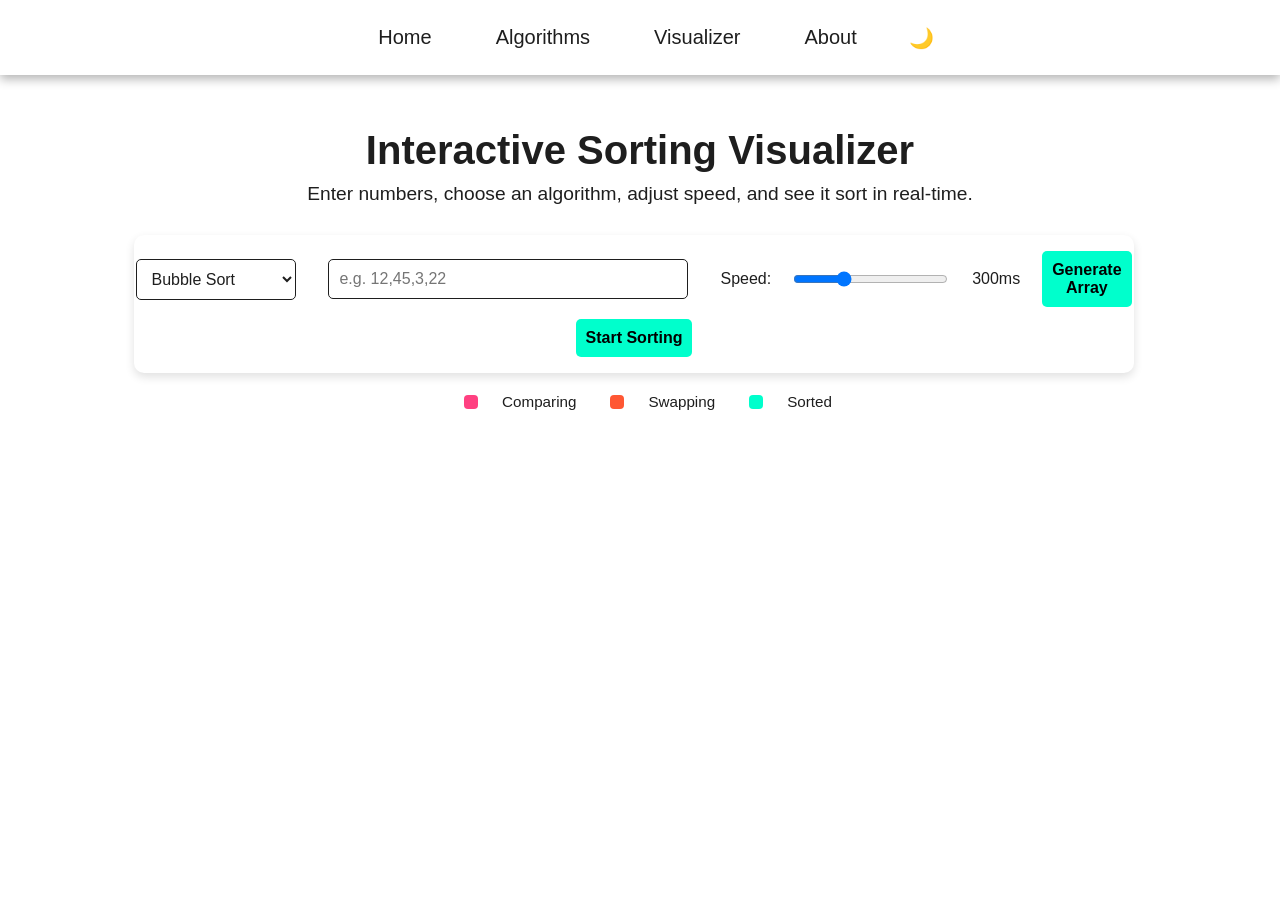
<file: Sorting-Visualizer/visualizer.html>
<!DOCTYPE html>
<html lang="en">
<head>
  <meta charset="UTF-8" />
  <meta name="viewport" content="width=device-width, initial-scale=1.0"/>
  <title>Sorting Visualizer</title>
  <link rel="stylesheet" href="style.css" />
  <style>
    /* Minimal page-specific tweaks; global theme/styles come from style.css */

/* (Use shared .menu styles from style.css) */

/* (Use shared .menu a styles from style.css) */

.menu a::after {
  content: "";
    position: absolute;
    left: 50%;
    bottom: -6px;
    width: 0;
    height: 3px;
    background: #18d8b1;
    transition: 0.3s ease-in-out;
    transform: translateX(-50%);
}

.menu a:hover {
 color: var(--hover-color);
}
.menu a:hover::after{
  color: #18d8b1;
}
.block {
 background-color: var(--block-color);
 color: #fff;
}

.highlight {
 background-color: var(--highlight-color);
}

.theme-toggle {
    position: absolute;
    background: none;
    border: none;
    font-size: 24px;
    cursor: pointer;
    padding: 5px;  /* Reduce padding to prevent extra space */
    display: flex; /* Ensures it takes only necessary space */
    align-items: center;
    justify-content: center;
}

#theme-toggle {
    background: transparent;
    border: none;
    color: var(--menu-text);
    font-size: 20px;
    cursor: pointer;
    margin-left: 20px;
    transition: color 0.3s ease-in-out;
}

#theme-toggle:hover {
    color: var(--hover-color);
}
* {
    margin: 0;
    padding: 0;
    box-sizing: border-box;
    font-family: 'Poppins', sans-serif;
}
/* Smooth transition for theme change */
* {
    transition: background-color 0.5s ease, color 0.5s ease;
}
    /* Body */
    body {
      background-color: var(--bg-color);
      color: var(--text-color);
      font-family: 'Poppins', sans-serif;
      text-align: center;
      margin: 0;
      padding: 0;
      transition: background 0.3s ease-in-out, color 0.3s ease-in-out;
    }

    h1 { margin: 20px; }

    .controls {
      margin: 20px;
    }

    .controls input[type="text"],
    .controls select,
    .controls button {
      margin: 0 10px;
      padding: 10px;
      font-size: 1em;
    }

    .controls label {
      margin: 0 10px;
    }

    #array-container { max-width: 1000px; height: 100px; }

    .block {
      width: 48px;
      height: 48px;
      display: flex;
      justify-content: center;
      align-items: center;
      font-weight: 600;
      color: #fff;
      border-radius: 8px;
      transition: transform 0.2s;
    }

    .highlight {
      background-color: #ff4081 !important;
    }
  </style>
</head>
<body>

    <nav class="menu">
        <a href="index.html">Home</a>
        <a href="algorithms.html">Algorithms</a>
        <a href="visualizer.html">Visualizer</a>
        <a href="about.html">About</a>
        <button id="theme-toggle">🌙</button>
    </nav>
<br><br><br><br><br><br>

  <section class="visualizer-container">
    <h1>Interactive Sorting Visualizer</h1>
    <p>Enter numbers, choose an algorithm, adjust speed, and see it sort in real-time.</p>

    <div class="controls controls-card">
    <select id="algorithm">
      <option value="bubble">Bubble Sort</option>
      <option value="selection">Selection Sort</option>
      <option value="insertion">Insertion Sort</option>
      <option value="merge">Merge Sort</option>
      <option value="quick">Quick Sort</option>
      <option value="radix">Radix Sort</option>
      <option value="bucket">Bucket Sort</option>
    </select>
    <input type="text" id="arrayInput" placeholder="e.g. 12,45,3,22">
    <label for="speedRange">Speed:</label>
    <input type="range" id="speedRange" min="50" max="1000" step="50" value="300">
    <span id="speedDisplay">300ms</span>
      <button onclick="generateArray()">Generate Array</button>
      <button id="startBtn" onclick="startSort()">Start Sorting</button>
    </div>

    <div class="legend">
      <span class="chip chip-compare"></span> Comparing
      <span class="chip chip-swap"></span> Swapping
      <span class="chip chip-sorted"></span> Sorted
    </div>

    <!-- Merge sort helper panels -->
    <div class="merge-panels hidden">
      <div class="merge-card">
        <h3>Left Half</h3>
        <div id="merge-left" class="merge-array"></div>
      </div>
      <div class="merge-card">
        <h3>Right Half</h3>
        <div id="merge-right" class="merge-array"></div>
      </div>
      <div class="merge-card">
        <h3>Merged</h3>
        <div id="merge-merged" class="merge-array"></div>
      </div>
    </div>

    <div id="array-container" class="array-container"></div>
  </section>

  <!-- JS (same as previous version you liked) -->
  <script>
    let array = [];
    let speed = 300;
    // Toggle visibility of merge panels only for Merge Sort
    const algoSelect = document.getElementById("algorithm");
    const mergePanels = document.querySelector('.merge-panels');
    function setMergePanelsVisibility() {
      const isMerge = algoSelect.value === 'merge';
      if (isMerge) {
        mergePanels.classList.remove('hidden');
      } else {
        mergePanels.classList.add('hidden');
        const ml = document.getElementById('merge-left');
        const mr = document.getElementById('merge-right');
        const mm = document.getElementById('merge-merged');
        if (ml) ml.innerHTML = '';
        if (mr) mr.innerHTML = '';
        if (mm) mm.innerHTML = '';
      }
    }
    setMergePanelsVisibility();
    algoSelect.addEventListener('change', setMergePanelsVisibility);

    document.getElementById("speedRange").addEventListener("input", function () {
      speed = parseInt(this.value);
      document.getElementById("speedDisplay").textContent = `${speed}ms`;
    });

    function generateArray() {
      const input = document.getElementById("arrayInput").value;
      array = input.split(',').map(Number);
      displayArray(array);
    }

    function displayArray(arr, highlights = []) {
      const container = document.getElementById("array-container");
      container.innerHTML = '';
      arr.forEach((num, idx) => {
        const block = document.createElement("div");
        block.className = "block";
        if (highlights.includes(idx)) block.classList.add("highlight");
        block.textContent = num;
        container.appendChild(block);
      });
    }

    function applyClasses(indexes, className) {
      const blocks = document.querySelectorAll('#array-container .block');
      blocks.forEach(b => { b.classList.remove('compare','swap'); });
      indexes.forEach(i => {
        if (blocks[i]) blocks[i].classList.add(className);
      });
    }

    function markSorted(indexes) {
      const blocks = document.querySelectorAll('#array-container .block');
      indexes.forEach(i => {
        if (blocks[i]) blocks[i].classList.add('sorted');
      });
    }

    async function sleep(ms) {
      return new Promise(resolve => setTimeout(resolve, ms));
    }

    async function bubbleSort(arr) {
      for (let i = 0; i < arr.length - 1; i++) {
        for (let j = 0; j < arr.length - i - 1; j++) {
          displayArray(arr);
          applyClasses([j, j + 1], 'compare');
          await sleep(speed);
          if (arr[j] > arr[j + 1]) {
            [arr[j], arr[j + 1]] = [arr[j + 1], arr[j]];
            displayArray(arr);
            applyClasses([j, j + 1], 'swap');
          }
        }
        displayArray(arr);
        markSorted([arr.length - 1 - i]);
      }
      displayArray(arr);
      markSorted([...Array(arr.length).keys()]);
    }

    async function selectionSort(arr) {
      for (let i = 0; i < arr.length; i++) {
        let minIdx = i;
        for (let j = i + 1; j < arr.length; j++) {
          displayArray(arr);
          applyClasses([minIdx, j], 'compare');
          await sleep(speed);
          if (arr[j] < arr[minIdx]) minIdx = j;
        }
        [arr[i], arr[minIdx]] = [arr[minIdx], arr[i]];
        displayArray(arr);
        applyClasses([i, minIdx], 'swap');
        markSorted([i]);
      }
    }

    async function insertionSort(arr) {
      for (let i = 1; i < arr.length; i++) {
        let key = arr[i];
        let j = i - 1;
        while (j >= 0 && arr[j] > key) {
          arr[j + 1] = arr[j];
          j = j - 1;
          displayArray(arr);
          applyClasses([j + 1, j + 2], 'compare');
          await sleep(speed);
        }
        arr[j + 1] = key;
        displayArray(arr);
        applyClasses([j + 1], 'swap');
      }
      displayArray(arr);
      markSorted([...Array(arr.length).keys()]);
    }

    async function mergeSort(arr) {
      const leftPanel = document.getElementById('merge-left');
      const rightPanel = document.getElementById('merge-right');
      const mergedPanel = document.getElementById('merge-merged');

      function renderPanel(target, values, highlightIdx = -1) {
        target.innerHTML = '';
        values.forEach((v, i) => {
          const el = document.createElement('div');
          el.className = 'block';
          el.textContent = v;
          if (i === highlightIdx) el.classList.add('compare');
          target.appendChild(el);
        });
      }

      async function merge(arr, l, m, r) {
        const L = arr.slice(l, m + 1);
        const R = arr.slice(m + 1, r + 1);
        let i = 0, j = 0, k = l;

        renderPanel(leftPanel, L, 0);
        renderPanel(rightPanel, R, 0);
        renderPanel(mergedPanel, []);

        while (i < L.length && j < R.length) {
          displayArray(arr);
          renderPanel(leftPanel, L, i);
          renderPanel(rightPanel, R, j);
          await sleep(speed);
          if (L[i] <= R[j]) {
            arr[k++] = L[i++];
          } else {
            arr[k++] = R[j++];
          }
          renderPanel(mergedPanel, arr.slice(l, k));
        }

        while (i < L.length) {
          arr[k++] = L[i++];
          renderPanel(mergedPanel, arr.slice(l, k));
          displayArray(arr);
          await sleep(speed);
        }
        while (j < R.length) {
          arr[k++] = R[j++];
          renderPanel(mergedPanel, arr.slice(l, k));
          displayArray(arr);
          await sleep(speed);
        }
        displayArray(arr);
      }

      async function helper(arr, l, r) {
        if (l >= r) return;
        const m = l + Math.floor((r - l) / 2);
        await helper(arr, l, m);
        await helper(arr, m + 1, r);
        await merge(arr, l, m, r);
      }

      await helper(arr, 0, arr.length - 1);
      displayArray(arr);
      // Clear highlight panels after finish
      leftPanel.innerHTML = '';
      rightPanel.innerHTML = '';
      mergedPanel.innerHTML = '';
    }

    async function quickSort(arr) {
      async function partition(arr, low, high) {
        let pivot = arr[high], i = low - 1;
        for (let j = low; j < high; j++) {
          displayArray(arr, [j, high]);
          await sleep(speed);
          if (arr[j] < pivot) {
            i++;
            [arr[i], arr[j]] = [arr[j], arr[i]];
          }
        }
        [arr[i + 1], arr[high]] = [arr[high], arr[i + 1]];
        return i + 1;
      }

      async function quickSortHelper(arr, low, high) {
        if (low < high) {
          let pi = await partition(arr, low, high);
          await quickSortHelper(arr, low, pi - 1);
          await quickSortHelper(arr, pi + 1, high);
        }
      }

      await quickSortHelper(arr, 0, arr.length - 1);
      displayArray(arr);
    }

    async function radixSort(arr) {
      const max = Math.max(...arr);
      let exp = 1;
      while (Math.floor(max / exp) > 0) {
        const output = new Array(arr.length).fill(0);
        const count = new Array(10).fill(0);

        for (let i = 0; i < arr.length; i++) count[Math.floor(arr[i] / exp) % 10]++;
        for (let i = 1; i < 10; i++) count[i] += count[i - 1];

        for (let i = arr.length - 1; i >= 0; i--) {
          const digit = Math.floor(arr[i] / exp) % 10;
          output[count[digit] - 1] = arr[i];
          count[digit]--;
        }

        for (let i = 0; i < arr.length; i++) {
          arr[i] = output[i];
          displayArray(arr, [i]);
          await sleep(speed);
        }
        exp *= 10;
      }
    }

    async function bucketSort(arr) {
      const n = arr.length;
      const max = Math.max(...arr);
      const size = Math.floor(Math.sqrt(n));
      const buckets = Array.from({ length: size }, () => []);

      for (let i = 0; i < n; i++) {
        const idx = Math.floor((arr[i] * size) / (max + 1));
        buckets[idx].push(arr[i]);
      }

      for (let i = 0; i < size; i++) buckets[i].sort((a, b) => a - b);

      let k = 0;
      for (let i = 0; i < size; i++) {
        for (let j = 0; j < buckets[i].length; j++) {
          arr[k++] = buckets[i][j];
          displayArray(arr, [k - 1]);
          await sleep(speed);
        }
      }
    }

    async function startSort() {
      const algo = document.getElementById("algorithm").value;
      switch (algo) {
        case "bubble": await bubbleSort(array); break;
        case "selection": await selectionSort(array); break;
        case "insertion": await insertionSort(array); break;
        case "merge": await mergeSort(array); break;
        case "quick": await quickSort(array); break;
        case "radix": await radixSort(array); break;
        case "bucket": await bucketSort(array); break;
      }
    }
    
 // Theme toggle & persistence (aligns with other pages)
 const themeToggle = document.getElementById("theme-toggle");
 function applyThemeFromStorage() {
   const theme = localStorage.getItem("theme") || "light";
   document.body.classList.toggle("dark-mode", theme === "dark");
   themeToggle.textContent = theme === "dark" ? "☀️" : "🌙";
 }
 applyThemeFromStorage();
 themeToggle.addEventListener("click", () => {
   const nowDark = document.body.classList.toggle("dark-mode");
   const theme = nowDark ? "dark" : "light";
   localStorage.setItem("theme", theme);
   themeToggle.textContent = nowDark ? "☀️" : "🌙";
 });





  </script>
</body>
</html>
</file>
<file: Sorting-Visualizer/style.css>
/* Reset and Global Styles */
:root {
    --bg-color: #ffffff;
    --text-color: #1e1e1e;
    --menu-bg: #222;
    --menu-text: #ffffff;
    --accent: #00ffcc;
    --hover-color: var(--accent);
}

/* Dark Theme */
.dark-mode {
    --bg-color: #1e1e1e;
    --text-color: #ffffff;
    --menu-bg: #111;
    --menu-text: #cccccc;
}
/* (Removed unused .light-mode CSS variable tokens) */
h1, h2, p, a, span {
    color: var(--text-color);
}
/* (Deduped: base .algo-card styles defined later) */
* {
    margin: 0;
    padding: 0;
    box-sizing: border-box;
    font-family: 'Poppins', sans-serif;
}
/* Smooth transition for theme change */
* {
    transition: background-color 0.5s ease, color 0.5s ease;
}


/* Body Styling */
body {
    background: var(--bg-color);
    color: var(--text-color);
    transition: background 0.3s ease-in-out, color 0.3s ease-in-out;
}

.menu-container {
    display: flex;
    align-items: center;
    justify-content: space-between;
}

/* Hamburger button */
.menu-toggle {
    font-size: 24px;
    background: none;
    border: none;
    color: white;
    cursor: pointer;
    display: none; /* Hidden by default for larger screens */
}

/* Menu items */
.menu-items {
    list-style: none;
    margin: 0;
    padding: 0;
    display: flex; /* Default: show all menu items */
}

.menu-items li {
    padding: 10px;
}

.menu-items li a {
    color: white;
    text-decoration: none;
}

/* Collapsed menu (for small screens) */
@media (max-width: 768px) {
    .menu-toggle {
        display: block; /* Show the button */
    }

    .menu-items {
        display: none; /* Hide the menu initially */
        flex-direction: column;
        background: #444;
        position: absolute;
        top: 50px;
        left: 0;
        width: 100%;
    }

    .menu-items.active {
        display: flex; /* Show when active */
    }
}

/* Ensure main content is not hidden */
.main-content {
    padding-top: 80px; /* Prevent overlap with fixed menu */
}

/* Navigation Menu */
.menu {
    display: flex;
    justify-content: center;
    align-items: center;
    background: var(--bg-color);
    padding: 12px 24px;
    position: fixed;
    top: 0;
    left: 0;
    width: 100%;
    z-index: 1000;
    box-shadow: 0 4px 10px rgba(0, 0, 0, 0.3);
}

/* Menu Links */
.menu a {
    text-decoration: none;
    color: var(--text-color);
    padding: 14px 22px;
    margin: 0 10px;
    font-size: 20px;
    font-weight: 500;
    position: relative;
    transition: 0.3s ease-in-out;
}

/* Hover Effect */
.menu a::after {
    content: "";
    position: absolute;
    left: 50%;
    bottom: -6px;
    width: 0;
    height: 3px;
    background: var(--accent);
    transition: 0.3s ease-in-out;
    transform: translateX(-50%);
}

.menu a:hover {
    color: var(--accent);
}

.menu a:hover::after {
    width: 100%;
}

.theme-toggle {
    position: absolute;
    background: none;
    border: none;
    font-size: 24px;
    cursor: pointer;
    padding: 5px;  /* Reduce padding to prevent extra space */
    display: flex; /* Ensures it takes only necessary space */
    align-items: center;
    justify-content: center;
}

#theme-toggle {
    background: transparent;
    border: none;
    color: var(--menu-text);
    font-size: 20px;
    cursor: pointer;
    margin-left: 20px;
    transition: color 0.3s ease-in-out;
}

#theme-toggle:hover {
    color: var(--hover-color);
}
/* Hero Section */
.hero {
    height: 100;
    text-align: center;
    padding: 100px 20px;
    background: linear-gradient(to right, #0f172a, #2563eb);
    border-bottom-left-radius: 50% 20px;
    border-bottom-right-radius: 50% 20px;
    animation: fadeIn 1s ease-in-out;
}

.hero-content {
    max-width: 800px;
    margin: auto;
    color: white;
    animation: slideDown 1s ease-in-out;
}

.hero h1 {
    font-size: 2.8rem;
    font-weight: 700;
}

.hero h2 {
    font-size: 1.6rem;
    font-weight: 500;
    opacity: 0.9;
}

.hero p {
    font-size: 1.2rem;
    margin: 15px 0;
    opacity: 0.85;
}

.hero-buttons {
    margin-top: 20px;
}

.btn {
    display: inline-block;
    margin: 10px 10px;
    padding: 12px 20px;
    background: var(--accent);
    color: #1e1e1e;
    text-decoration: none;
    font-weight: bold;
    border-radius: 8px;
    transition: 0.3s ease-in-out;
}

.secondary-btn {
    background: #ffffff;
    color: #1e1e1e;
    border: 2px solid var(--accent);
}

.btn:hover {
    background: var(--accent);
    transform: scale(1.05);
}

.secondary-btn:hover {
    background: var(--accent);
    color: #1e1e1e;
}

/* Animations */
@keyframes fadeIn {
    from { opacity: 0; transform: translateY(-20px); }
    to { opacity: 1; transform: translateY(0); }
}

@keyframes slideDown {
    from { opacity: 0; transform: translateY(-50px); }
    to { opacity: 1; transform: translateY(0); }
}


@keyframes slideUp {
    from {
        opacity: 0;
        transform: translateY(20px);
    }
    to {
        opacity: 1;
        transform: translateY(0);
    }
}

.how-it-works {
    text-align: center;
    padding: 80px 20px;
    background: var(--bg-color);
    color: var(--text-color);
}

.how-it-works h2 {
    font-size: 2.2rem;
    margin-bottom: 10px;
}

.how-it-works p {
    font-size: 1.2rem;
    margin-bottom: 30px;
}

.algorithms {
    display: grid;
    grid-template-columns: repeat(auto-fit, minmax(250px, 1fr));
    gap: 20px;
    max-width: 1000px;
    margin: auto;
}

.algo-card {
    display: block; /* clickable anchor cards */
    background: #ffffff; /* Light mode: white card */
    color: #1e1e1e;      /* Light mode: dark text */
    padding: 20px;
    border-radius: 10px;
    box-shadow: 0 4px 8px rgba(0, 0, 0, 0.1);
    transition: transform 0.3s ease-in-out, box-shadow 0.3s;
    text-decoration: none;
}

.algo-card:hover {
    transform: translateY(-5px);
    box-shadow: 0 6px 12px rgba(0, 0, 0, 0.2);
}

/* Dark Mode Adjustments */
.dark-mode .how-it-works {
    background: #121212;
    color: #ffffff;
}

.dark-mode .algo-card {
    background: #222;
    color: #ddd;
}
.algo-card {
    background: #ffffff; /* Light mode: white card */
    color: #1e1e1e;      /* Light mode: dark text */
    padding: 20px;
    border-radius: 10px;
    box-shadow: 0 4px 8px rgba(0, 0, 0, 0.1);
    transition: transform 0.3s ease-in-out, box-shadow 0.3s, background 0.3s, color 0.3s;
    border: 2px solid transparent;
}

/* Hover Effects */
.algo-card:hover {
    transform: translateY(-5px) scale(1.05);
    background: var(--hover-color);
    color: #000;
    border-color: #fff;
    box-shadow: 0 5px 10px rgba(0, 255, 204, 0.4);
}

/* Dark Mode Adjustments */
.dark-mode .algo-card {
    background: #121212;
    color: #ffffff;
    border: 2px solid #444;
}

.dark-mode .algo-card:hover {
    background: var(--hover-color);
    color: #000;
    border-color: #fff;
    box-shadow: 0 8px 16px rgba(0, 255, 204, 0.6);
}
/* Algorithm Selection Section */
.algorithm-selection {
    text-align: center;
    padding: 80px 20px;
    background: var(--bg-color);
    color: var(--text-color);
}

.algorithm-selection h2 {
    font-size: 2.2rem;
    margin-bottom: 10px;
}

.algorithm-selection p {
    font-size: 1.2rem;
    margin-bottom: 30px;
}

/* Grid Layout for Algorithm Selection */
/* Adjusted Grid Layout */
.algo-grid {
    display: grid;
    grid-template-columns: repeat(3, 1fr); /* 3 columns */
    gap: 20px;
    max-width: 800px;
    margin: auto;
}

/* Place the final tile (Radix Sort) centered under Merge Sort on wide screens */
@media (min-width: 769px) {
    .algo-grid {
        grid-template-columns: repeat(3, auto);
        justify-content: center;
    }
    .algo-grid .algo-option { width: 240px; }
    .algo-grid .algo-option:last-child { grid-column: 2; }
}

/* Individual Algorithm Selection Boxes */
.algo-option {
    background: #000000; /* Light mode: black tiles */
    color: #ffffff;       /* Light mode: white text */
    padding: 15px;
    border-radius: 10px;
    text-align: center;
    font-size: 1.2rem;
    font-weight: bold;
    cursor: pointer;
    transition: transform 0.3s, box-shadow 0.3s, background 0.3s;
    border: 2px solid transparent;
}

.algo-option h3 { color: #ffffff; }

/* Hover Effects */
.algo-option:hover {
    background: var(--hover-color);
    color: black;
    transform: scale(1.05);
    box-shadow: 0 3px 10px rgba(0, 255, 204, 0.4);
}
.algo-card:last-child{
  grid-column: 2;
  justify-self: center;
}

/* Dark Mode Compatibility */
.dark-mode .algorithm-selection {
    background: var(--bg-color);
    color: var(--text-color);
}

.dark-mode .algo-option {
    background: #222222; /* Dark mode: dark tiles */
    color: #ffffff;      /* Dark mode: white text */
    border: 2px solid #444;
}

.dark-mode .algo-option h3 { color: #ffffff; }

.dark-mode .algo-option:hover {
    background: var(--hover-color);
    color: black;
}

/* Testimonials Section */
.testimonials {
    text-align: center;
    padding: 50px 20px;
    background: #f9f9f9;
}

.testimonial-container {
    display: flex;
    justify-content: center;
    gap: 20px;
    flex-wrap: wrap;
}

.testimonial {
    background: #fff;
    padding: 20px;
    border-radius: 10px;
    box-shadow: 0 4px 8px rgba(0, 0, 0, 0.2);
    max-width: 300px;
    transition: transform 0.3s ease-in-out;
}

.testimonial:hover {
    transform: scale(1.05);
}

/* Dark Mode for Testimonials */
.dark-mode .testimonials {
    background: #1e1e1e;
    color: white;
}

.dark-mode .testimonial {
    background: #222;
    color: #ddd;
    box-shadow: 0 4px 8px rgba(255, 255, 255, 0.1);
}

/* FAQ Section */
.faq {
    text-align: center;
    padding: 50px 20px;
}

.faq-container {
    max-width: 700px;
    margin: auto;
    text-align: left;
}

.faq-item {
    background: #fff;
    padding: 15px;
    border-radius: 8px;
    margin-bottom: 10px;
    box-shadow: 0 2px 5px rgba(0, 0, 0, 0.2);
    transition: transform 0.3s;
}

.faq-item:hover {
    transform: scale(1.02);
}

/* Dark Mode for FAQ */
.dark-mode .faq {
    background: #121212;
    color: white;
}

.dark-mode .faq-item {
    background: #222;
    color: #ddd;
    box-shadow: 0 2px 5px rgba(255, 255, 255, 0.1);
}
/* Algorithm Intro Section */
.algorithm-intro {
    text-align: center;
    padding: 50px;
    background: linear-gradient(135deg, #1e3c72, #2a5298);
    color: white;
}

.algorithm-intro h1 {
    font-size: 2.5rem;
}

.algorithm-intro p {
    font-size: 1.2rem;
    max-width: 700px;
    margin: auto;
}

/* Algorithm List */
.algorithm-list {
    display: flex;
    flex-wrap: wrap; /* Ensures cards wrap properly */
    justify-content: center; /* Centers the cards */
    gap: 20px;
    padding: 50px;
}

.algorithm-list .algo-card {
    flex: 1 1 300px; /* Ensures proper sizing */
    max-width: 350px; /* Prevents stretching */
    min-width: 280px; /* Ensures they don't shrink too much */
    background: white;
    padding: 20px;
    border-radius: 10px;
    box-shadow: 0 4px 10px rgba(0, 0, 0, 0.1);
    cursor: pointer;
    text-align: center;
    transition: transform 0.3s ease-in-out, box-shadow 0.3s ease-in-out;
}

.algorithm-list .algo-card h2 {
    color: #1e3c72;
    font-size: 1.5rem;
}

.algorithm-list .algo-card p {
    font-size: 1rem;
}

/* Hover Effect */
.algorithm-list .algo-card:hover {
    transform: scale(1.05);
    box-shadow: 0 6px 15px rgba(0, 0, 0, 0.2);
}

/* Dark mode overrides for algorithms page cards */
.dark-mode .algorithm-list .algo-card {
    background: #1e1e1e;
    color: #ffffff;
    border: 1px solid #444;
    box-shadow: 0 4px 10px rgba(255, 255, 255, 0.06);
}
.dark-mode .algorithm-list .algo-card h2 { color: #ffffff; }
.dark-mode .algorithm-list .algo-card p { color: #dddddd; }
.dark-mode .algorithm-list .algo-card:hover {
    box-shadow: 0 6px 15px rgba(255, 255, 255, 0.12);
}



/* Algorithm Page Header */
.algo-intro {
    background: linear-gradient(to right, #0044cc, #0088ff);
    color: white;
    text-align: center;
    padding: 50px 20px;
}

.algo-intro h1 {
    font-size: 2.5rem;
    margin-bottom: 10px;
}

.algo-intro p {
    font-size: 1.2rem;
}

/* Algorithm Details Section */
.algo-details {
    max-width: 1000px;
    margin: 48px auto;
    padding: 28px;
    background: #f8f9fa;
    border-radius: 12px;
    box-shadow: 0px 6px 16px rgba(0, 0, 0, 0.12);
}

.algo-details h2 {
    font-size: 2rem;
    line-height: 1.3;
    margin-bottom: 12px;
    color: #222;
}

.algo-details ul {
    list-style: disc;
    margin: 12px 0 18px 22px;
    line-height: 1.7;
}

.algo-details p {
    font-size: 1.1rem;
    line-height: 1.75;
    margin-bottom: 12px;
}

/* Example Section */
pre {
    background: #2d2d2d;
    color: #ffffff;
    padding: 18px;
    border-radius: 5px;
    overflow-x: auto;
    font-size: 1rem;
}

/* Media/GIF section: keep visuals clean and prevent internal scrollbars */
.algo-details .example,
.algo-details figure,
.algo-details .image-box,
.algo-details .gif-box {
    margin: 18px 0 22px 0;
    border-radius: 10px;
    overflow: hidden; /* prevent scrollbars inside the container */
    background: #222;
}

.algo-details img,
.algo-details video,
.algo-details .gif-box img,
.algo-details .gif-box video {
    display: block;
    width: 100%;
    height: auto;
}

/* Dark mode readability for details */
.dark-mode .algo-details {
    background: #1b1b1b;
    color: #eaeaea;
    box-shadow: 0 6px 16px rgba(255,255,255,0.06);
}
.dark-mode .algo-details h2 { color: #ffffff; }
.dark-mode .algo-details p { color: #e0e0e0; }
.dark-mode pre { background: #333; }

/* Visualizer Link */
.visualizer-link {
    text-align: center;
    margin: 30px 0;
}

.visualizer-link a {
    display: inline-block;
    padding: 12px 20px;
    background: #0088ff;
    color: white;
    text-decoration: none;
    border-radius: 5px;
    font-size: 1.2rem;
    transition: background 0.3s ease;
}

.visualizer-link a:hover {
    background: #005bb5;
}

/* Dark Mode */
/* Dark Mode */
.dark-mode {
    background: #121212;
    color: white;
}

.dark-mode .algo-details {
    background: #1e1e1e;
    color: white;
}

.dark-mode pre {
    background: #444;
}

/* Default (Light Mode) */
body {
    background-color: #ffffff;
    color: #000000;
}

h1, h2, h3 {
    color: var(--text-color);
}

.dark-mode h1, 
.dark-mode h2, 
.dark-mode h3 {
    color: #f5f5f5; /* Ensuring headings are visible in dark mode */
}
/* Smooth transition for theme change (deduped) */
/* Already defined earlier for background/color; keep others minimal if needed */
h1, h2, h3, h4, h5, h6, p, li {
    color: var(--text-color);
}
/* Sorting Visualizer Section */
.visualizer-container {
    text-align: center;
    padding: 80px 20px;
    background: var(--bg-color);
    color: var(--text-color);
}

.visualizer-container h1 {
    font-size: 2.5rem;
    margin-bottom: 10px;
}

.visualizer-container p {
    font-size: 1.2rem;
    margin-bottom: 30px;
}

/* Controls */
.controls {
    display: flex;
    flex-wrap: wrap;
    justify-content: center;
    gap: 15px;
    margin-bottom: 20px;
}

/* Visualizer-specific control alignment */
.visualizer-container .controls {
    display: grid;
    grid-template-columns: 180px 1fr auto auto auto auto;
    align-items: center;
    gap: 12px;
}
.visualizer-container .controls select { min-width: 160px; }
.visualizer-container #arrayInput { min-width: 360px; }
.visualizer-container #speedDisplay { width: 60px; text-align: right; }
.visualizer-container #startBtn {
    grid-column: 1 / -1;
    justify-self: center;
}

/* Center the visualizer content and add safe horizontal padding */
.visualizer-container {
    max-width: 1100px;
    margin: 0 auto;
    padding: 0 24px;
}

.controls label {
    font-size: 1rem;
    font-weight: 500;
}

.controls select, 
.controls input, 
.controls button {
    padding: 8px 12px;
    font-size: 1rem;
    border-radius: 5px;
    border: 1px solid var(--text-color);
    transition: 0.3s ease-in-out;
}

.controls select, 
.controls input {
    background: var(--bg-color);
    color: var(--text-color);
}

.controls button {
    background: var(--accent);
    color: black;
    cursor: pointer;
    font-weight: bold;
    transition: transform 0.3s;
    border: none;
}

.controls button:hover {
    background: var(--accent);
    transform: scale(1.05);
}

/* Controls card container used on visualizer page */
.controls-card {
    max-width: 1000px;
    margin: 0 auto 20px auto;
    background: #ffffff;
    border-radius: 10px;
    box-shadow: 0 4px 10px rgba(0, 0, 0, 0.12);
    padding: 16px;
}

.dark-mode .controls-card {
    background: #1e1e1e;
    box-shadow: 0 4px 10px rgba(255, 255, 255, 0.06);
}

/* Array Container */
.array-container {
    display: flex;
    justify-content: center;
    align-items: flex-end;
    height: 300px;
    margin-top: 20px;
    gap: 4px;
}

/* Base bar styling for visualizer (light mode defaults) */
.bar {
    width: 20px;
    background: #0088ff;
    transition: height 0.3s ease;
}

/* (Removed redundant hard-coded dark body styles to rely on theme tokens) */

.container {
    display: flex;
    justify-content: center;
    align-items: flex-end;
    height: 300px; /* Height of the container */
    margin: 20px; /* Margin around the container */
}

.block {
    width: 20px; /* Width of each block */
    margin: 0 2px; /* Margin between blocks */
    background-color: #007bff; /* Block color */
    transition: height 0.5s ease; /* Smooth transition for height change */
}

.button {
    background-color: #4caf50; /* Button color */
    color: white; /* Button text color */
    padding: 10px 20px; /* Padding inside buttons */
    text-align: center; /* Center text */
    border: none; /* No border */
    border-radius: 5px; /* Rounded corners */
    cursor: pointer; /* Cursor pointer on hover */
    margin: 10px; /* Margin around buttons */
}

.button:hover {
    background-color: #45a049; /* Darker green on hover */
}

.slider {
    margin: 20px; /* Margin around sliders */
}

/* Dark Mode Adjustments */
.dark-mode .visualizer-container {
    background: #121212;
    color: #ffffff;
}

.dark-mode .controls select, 
.dark-mode .controls input {
    background: #222;
    color: #ddd;
    border: 1px solid #444;
}

.dark-mode .bar {
    background: #3399ff;
}

.dark-mode .bar.sorted {
    background: #00ffcc !important;
}

.dark-mode .bar.swapping {
    background: #ff5733 !important;
}

/* Legend chips for visualizer */
.legend {
    margin: 10px auto 20px auto;
    font-size: 0.95rem;
    display: flex;
    align-items: center;
    justify-content: center;
    gap: 18px;
}
.chip {
    display: inline-block;
    width: 14px;
    height: 14px;
    border-radius: 4px;
    margin: 0 6px 0 16px;
    vertical-align: middle;
}
.chip-compare { background: #ff4081; }
.chip-swap { background: #ff5733; }
.chip-sorted { background: #00ffcc; }

/* Visualizer tiles (number blocks) */
.block {
    border: 1px solid rgba(0,0,0,0.1);
    background: #00bcd4;
}
.dark-mode .block {
    border: 1px solid rgba(255,255,255,0.15);
}

/* Color states during animations */
.block.compare { background: #ff4081 !important; }
.block.swap { background: #ff5733 !important; }
.block.sorted { background: #00ffcc !important; color: #000; }

/* Ensure the generated array sits below the controls/legend and stays centered */
#array-container,
.visualizer-container .array-container {
    margin: 16px auto 40px auto;
    max-width: 1000px;
    padding: 0 8px;
}

/* Merge sort panels */
.merge-panels {
    display: grid;
    grid-template-columns: repeat(3, 1fr);
    gap: 16px;
    max-width: 1000px;
    margin: 8px auto 8px auto;
}
.merge-card {
    background: #ffffff;
    border-radius: 10px;
    box-shadow: 0 4px 10px rgba(0, 0, 0, 0.1);
    padding: 12px;
}
.merge-card h3 {
    margin-bottom: 8px;
    font-size: 1rem;
    color: var(--text-color);
}
.merge-array {
    display: flex;
    gap: 8px;
    flex-wrap: wrap;
    min-height: 56px;
}
.dark-mode .merge-card {
    background: #1e1e1e;
    box-shadow: 0 4px 10px rgba(255, 255, 255, 0.06);
}

@media (max-width: 900px) {
    .merge-panels { grid-template-columns: 1fr; }
}

/* Utility */
.hidden { display: none !important; }

/* Responsive adjustment so controls wrap cleanly on small screens */
@media (max-width: 900px) {
    .visualizer-container .controls {
        grid-template-columns: 1fr 1fr;
        row-gap: 10px;
    }
    .visualizer-container #arrayInput { min-width: 0; }
}
/* General Page Styling */
.about-container {
    max-width: 1000px;
    margin: auto;
    padding: 50px 20px;
    text-align: center;
}

/* About Page Heading */
.about-container h1 {
    font-size: 2.5rem;
    margin-bottom: 20px;
    color: #222;
}

/* About Sections Layout */
.about-sections {
    display: flex;
    flex-wrap: wrap;
    gap: 20px;
    justify-content: center;
    margin-top: 30px;
}

/* Individual About Cards */
.about-card {
    background: #ffffff;
    border-radius: 10px;
    box-shadow: 0px 4px 8px rgba(0, 0, 0, 0.1);
    padding: 20px;
    width: 45%;
    text-align: left;
    transition: transform 0.3s ease;
}

.about-card:hover {
    transform: translateY(-5px);
}

/* About Page Text */
.about-card h2 {
    color: #333;
    font-size: 1.5rem;
    margin-bottom: 10px;
}

.about-card p, .about-card ul {
    color: #555;
    font-size: 1rem;
}

/* Dark Mode Styling */
.dark-mode .about-container h1 {
    color: #fff;
}

.dark-mode .about-card {
    background: #1e1e1e;
    box-shadow: 0px 4px 8px rgba(255, 255, 255, 0.1);
}

.dark-mode .about-card h2 {
    color: #00ffcc;
}

.dark-mode .about-card p, 
.dark-mode .about-card ul {
    color: #ddd;
}
/* Floating Chatbot Button */
#chatbot-container {
    position: fixed;
    bottom: 20px;
    right: 20px;
    width: 300px;
    background: white;
    border: 1px solid #ccc;
    border-radius: 10px;
    box-shadow: 2px 2px 10px rgba(0, 0, 0, 0.1);
    display: none;
}

#chatbox {
    display: flex;
    flex-direction: column;
    padding: 10px;
}

#messages {
    height: 200px;
    overflow-y: auto;
    border-bottom: 1px solid #ddd;
    margin-bottom: 10px;
    padding: 5px;
}

#user-input {
    width: 80%;
    padding: 5px;
}

#chatbot-button {
    position: fixed;
    bottom: 20px;
    right: 20px;
    width: 60px;
    height: 60px;
    background: #007bff;
    color: white;
    border: none;
    border-radius: 100%;
    cursor: pointer;
    display: flex;
    align-items: center;
    justify-content: center;
    box-shadow: 0 4px 10px rgba(0, 0, 0, 0.3);
    font-size: 15px;
    transition: background 0.3s ease-in-out, transform 0.2s ease;
    z-index: 1000;
    }
    
    #chatbot-button:hover {
    background: #0056b3;
    transform: scale(1.1);
    }
    
    

#chatbot-container button {
    width: 20%;
    padding: 8px;
    background: #007bff;
    color: white;
    border: none;
    border-radius: 5px;
    cursor: pointer;
}

#chatbot-container button:hover {
    background: #0056b3;
}
/* Default light mode */
.chat-container {
    background-color: #f1f1f1;
    color: #000000;
    padding: 15px;
    border-radius: 10px;
    width: 300px;
    transition: background-color 0.3s, color 0.3s;
}

/* Dark mode */
.chat-container.dark-mode {
    background-color: black;
    color: white;
}

/* Toggle button style */
.toggle-btn {
    padding: 8px 12px;
    cursor: pointer;
    background: #ddd;
    border: none;
    border-radius: 5px;
    margin-bottom: 10px;
}

.toggle-btn:hover {
    background: #bbb;
}

/* (Removed duplicate .array-container block; primary definition kept above) */
    
    .block {
    width: 40px;
    height: 40px;
    display: flex;
    justify-content: center;
    align-items: center;
    background-color: #4CAF50;
    color: white;
    font-weight: bold;
    border-radius: 6px;
    transition: transform 0.3s ease;
    }
    
    .block.swapping {
    background-color: #f44336;
    transform: scale(1.1);
    }
    
/* Responsive Design */
@media (max-width: 768px) {
    .about-card {
        width: 100%;
    }
}


/* Responsive */
@media (max-width: 768px) {
    .controls {
        flex-direction: column;
        align-items: center;
    }
}


/* Responsive Design */
@media (max-width: 600px) {
    .menu {
        flex-direction: column;
        align-items: center;
        padding: 10px;
    }

    .menu a {
        margin: 6px 0;
    }
}
@media (max-width: 768px) {
    .menu {
        flex-direction: column;
        align-items: center;
        padding: 10px;
    }
    .menu a {
        padding: 10px;
        font-size: 18px;
        display: block;
    }
}
@media (max-width: 768px) {
    .algo-grid {
        grid-template-columns: repeat(2, 1fr); /* Adjust to 2 columns */
    }
}
@media (max-width: 480px) {
    .algo-grid {
        grid-template-columns: repeat(1, 1fr); /* Single column for small screens */
    }
}
@media (max-width: 600px) {
    .array-container {
        height: 200px; /* Reduce height */
        gap: 2px; /* Reduce gap */
    }
    .bar {
        width: 15px; /* Reduce width */
    }
}
@media (max-width: 600px) {
    .controls {
        flex-direction: column;
        gap: 10px;
    }
    .controls button, 
    .controls select, 
    .controls input {
        width: 100%;
    }
}
/* Responsive Design for Devices */

/* Large Screens (Desktops) */
@media (min-width: 1200px) {
    .container {
        max-width: 1200px;
        margin: auto;
    }
}

/* Medium Screens (Tablets) */
@media (max-width: 1024px) {
    .menu {
        flex-direction: column;
        align-items: center;
        padding: 10px;
    }
    .menu a {
        font-size: 18px;
        padding: 10px;
    }
    .algo-grid {
        grid-template-columns: repeat(2, 1fr); /* Adjusting for tablets */
    }
    .hero h1 {
        font-size: 2.4rem;
    }
}

/* Small Screens (Phones) */
@media (max-width: 768px) {
    .menu {
        flex-direction: column;
        align-items: center;
    }
    .menu-items {
        flex-direction: column;
        width: 100%;
    }
    .algo-grid {
        grid-template-columns: repeat(1, 1fr); /* Single column for smaller screens */
    }
    .hero {
        padding: 80px 15px;
    }
    .hero h1 {
        font-size: 2rem;
    }
    .controls {
        flex-direction: column;
        gap: 10px;
    }
    .algo-card {
        width: 90%;
        margin: auto;
    }
}

/* Extra Small Screens (Mobile Devices) */
@media (max-width: 480px) {
    .hero h1 {
        font-size: 1.8rem;
    }
    .hero p {
        font-size: 1rem;
    }
    .algo-card {
        padding: 15px;
        font-size: 1rem;
    }
    .controls select, 
    .controls input, 
    .controls button {
        width: 100%;
        font-size: 14px;
    }
}
</file>
